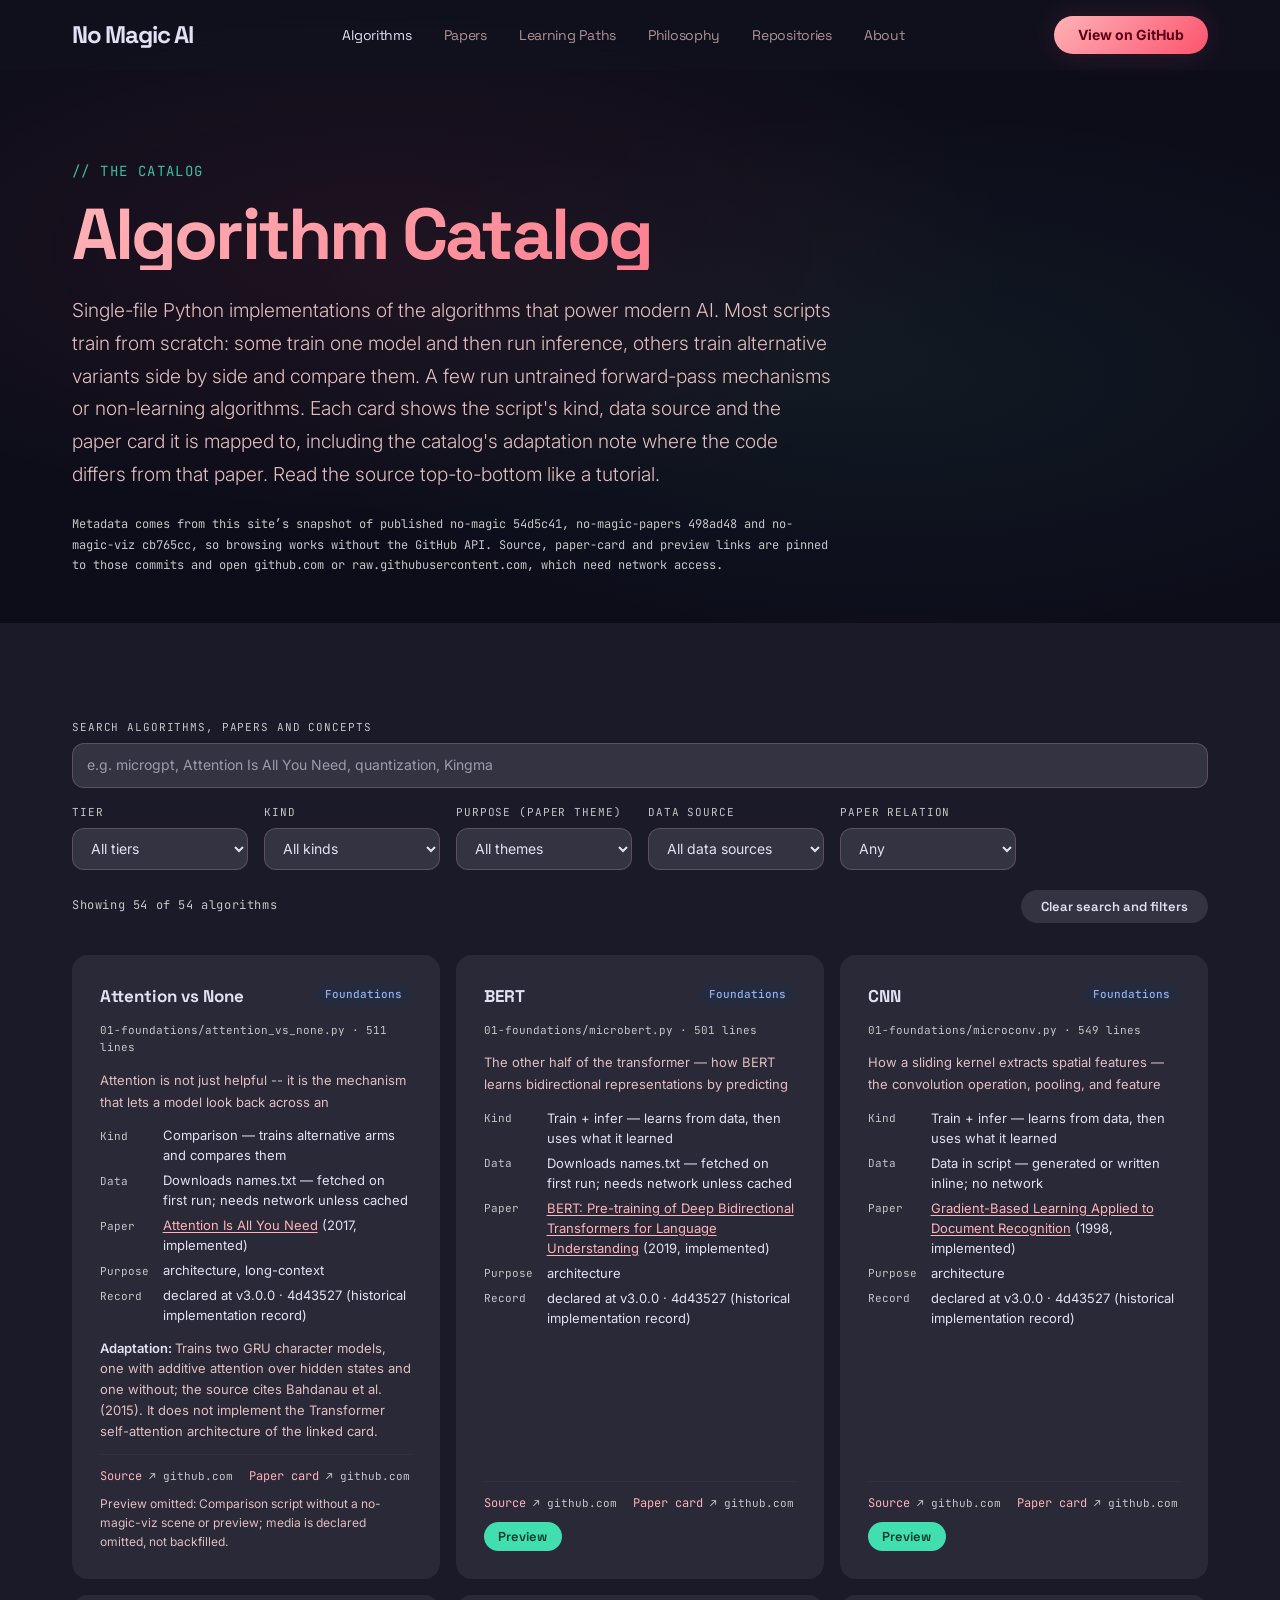
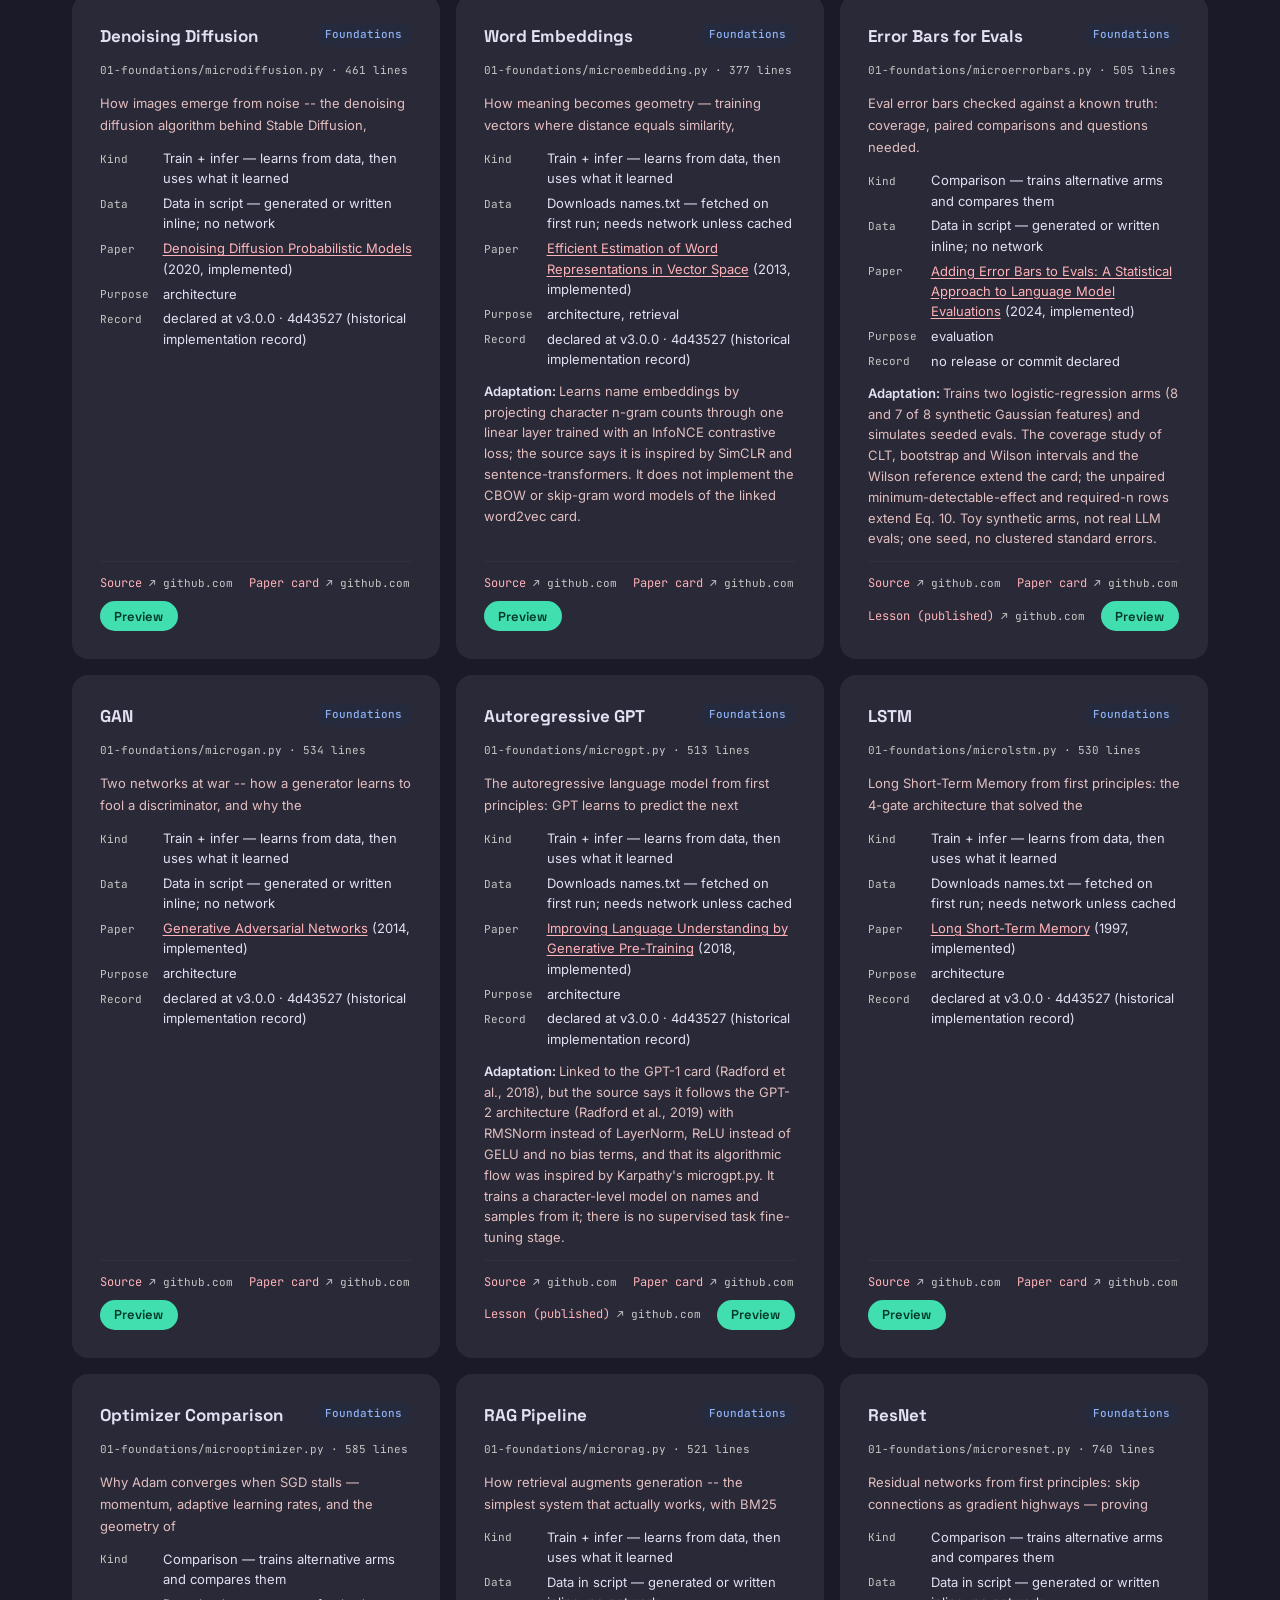
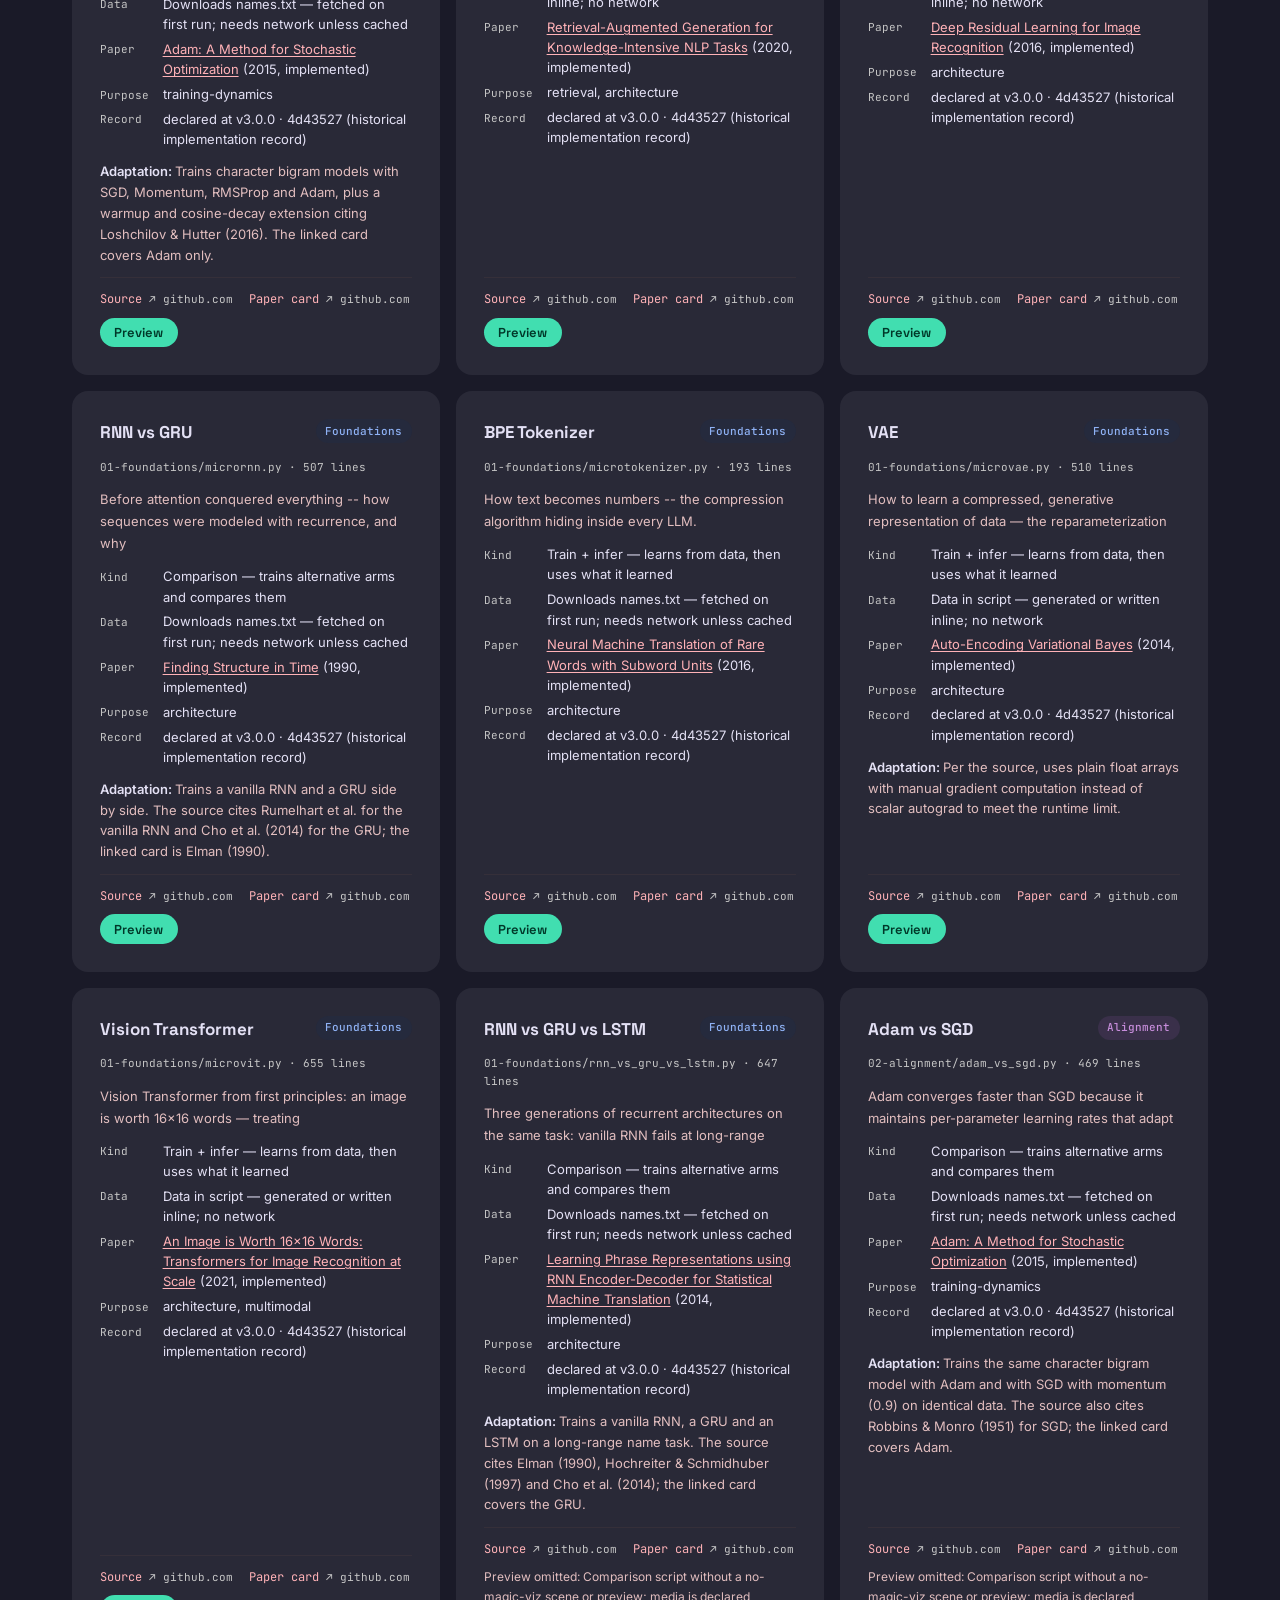
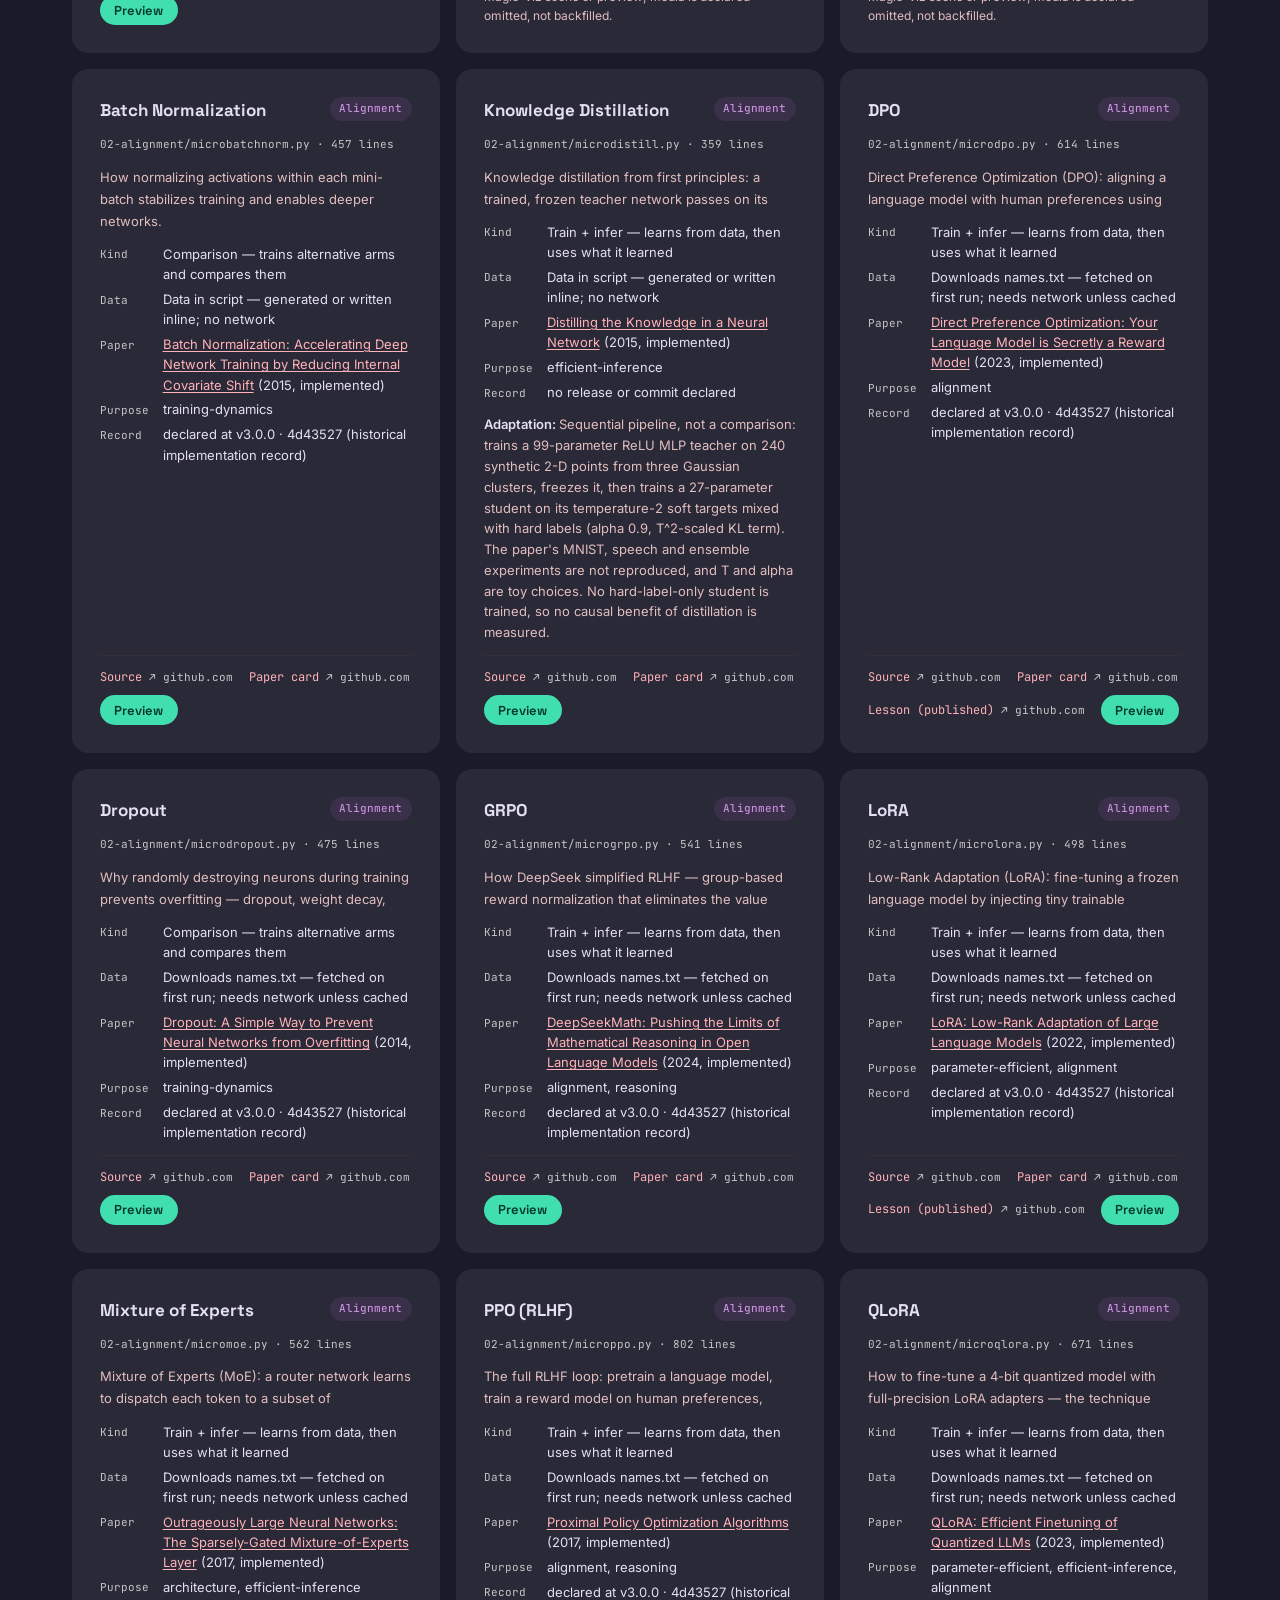
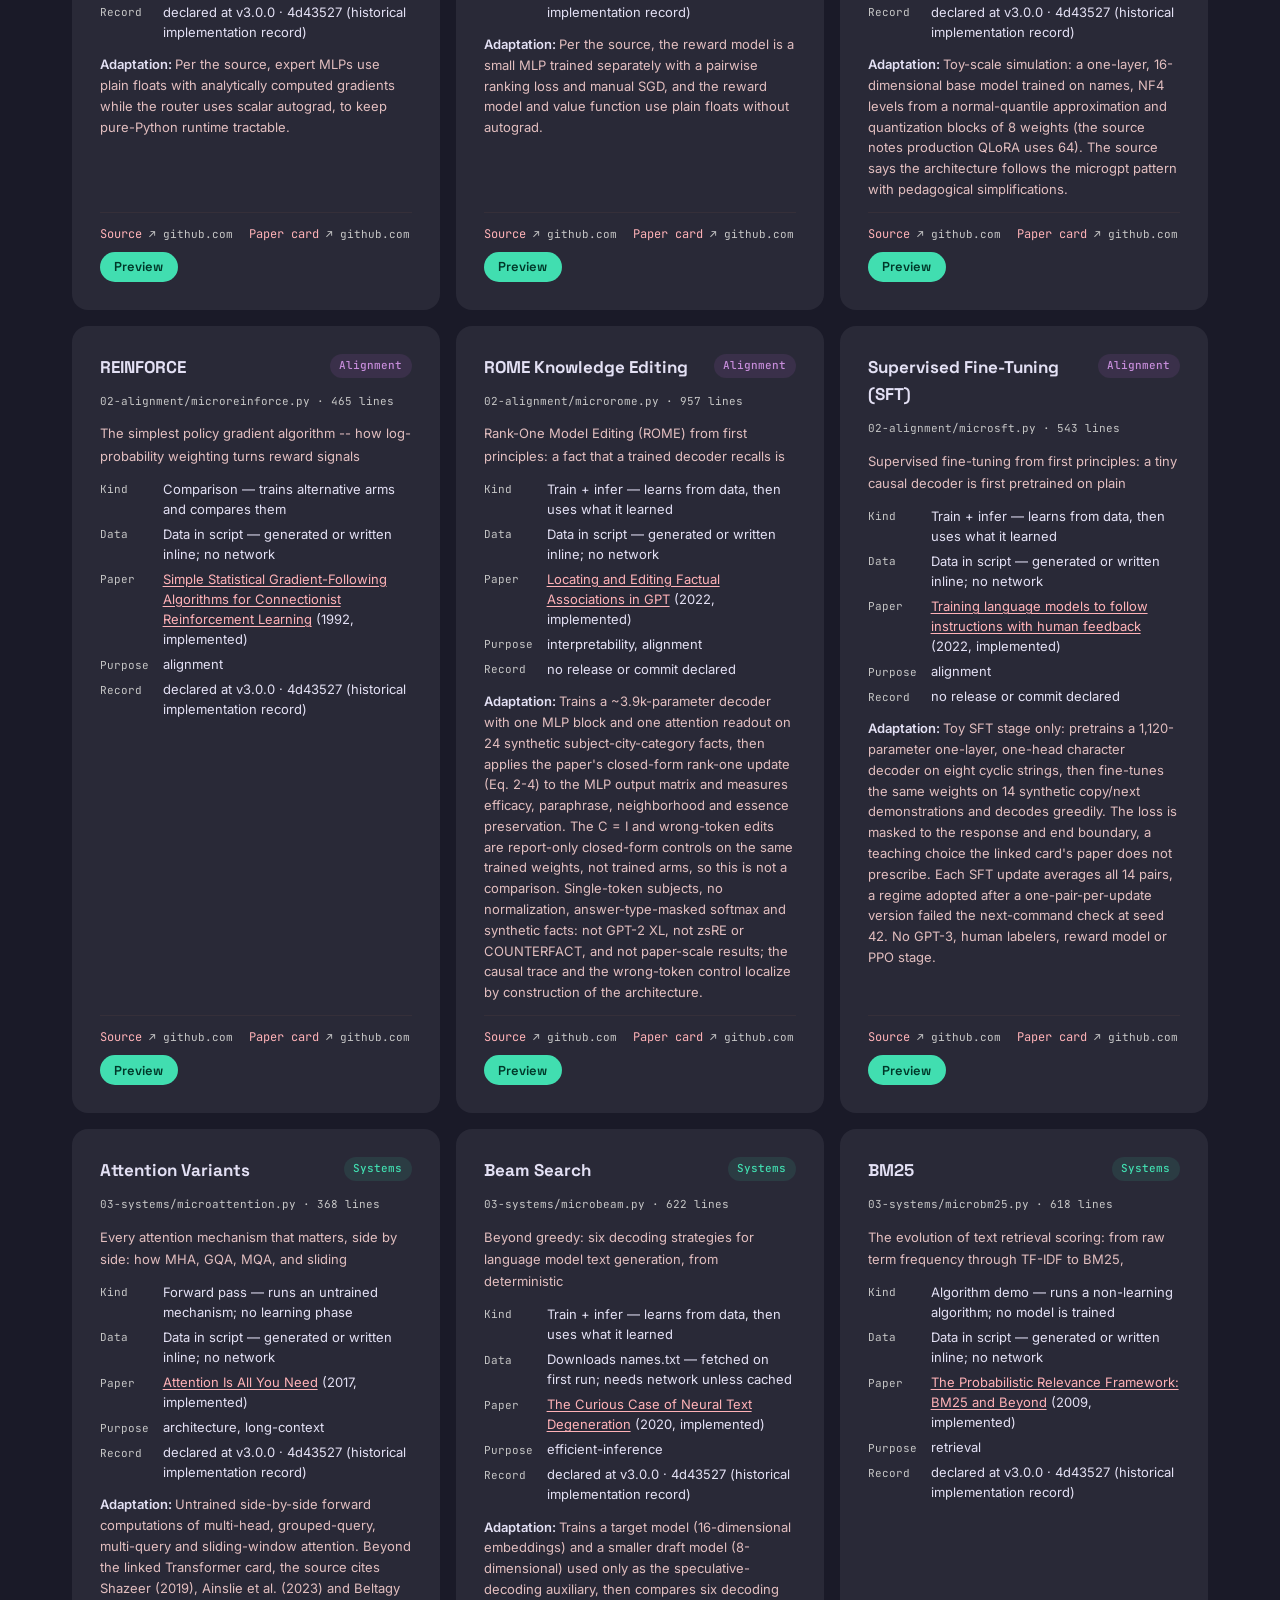
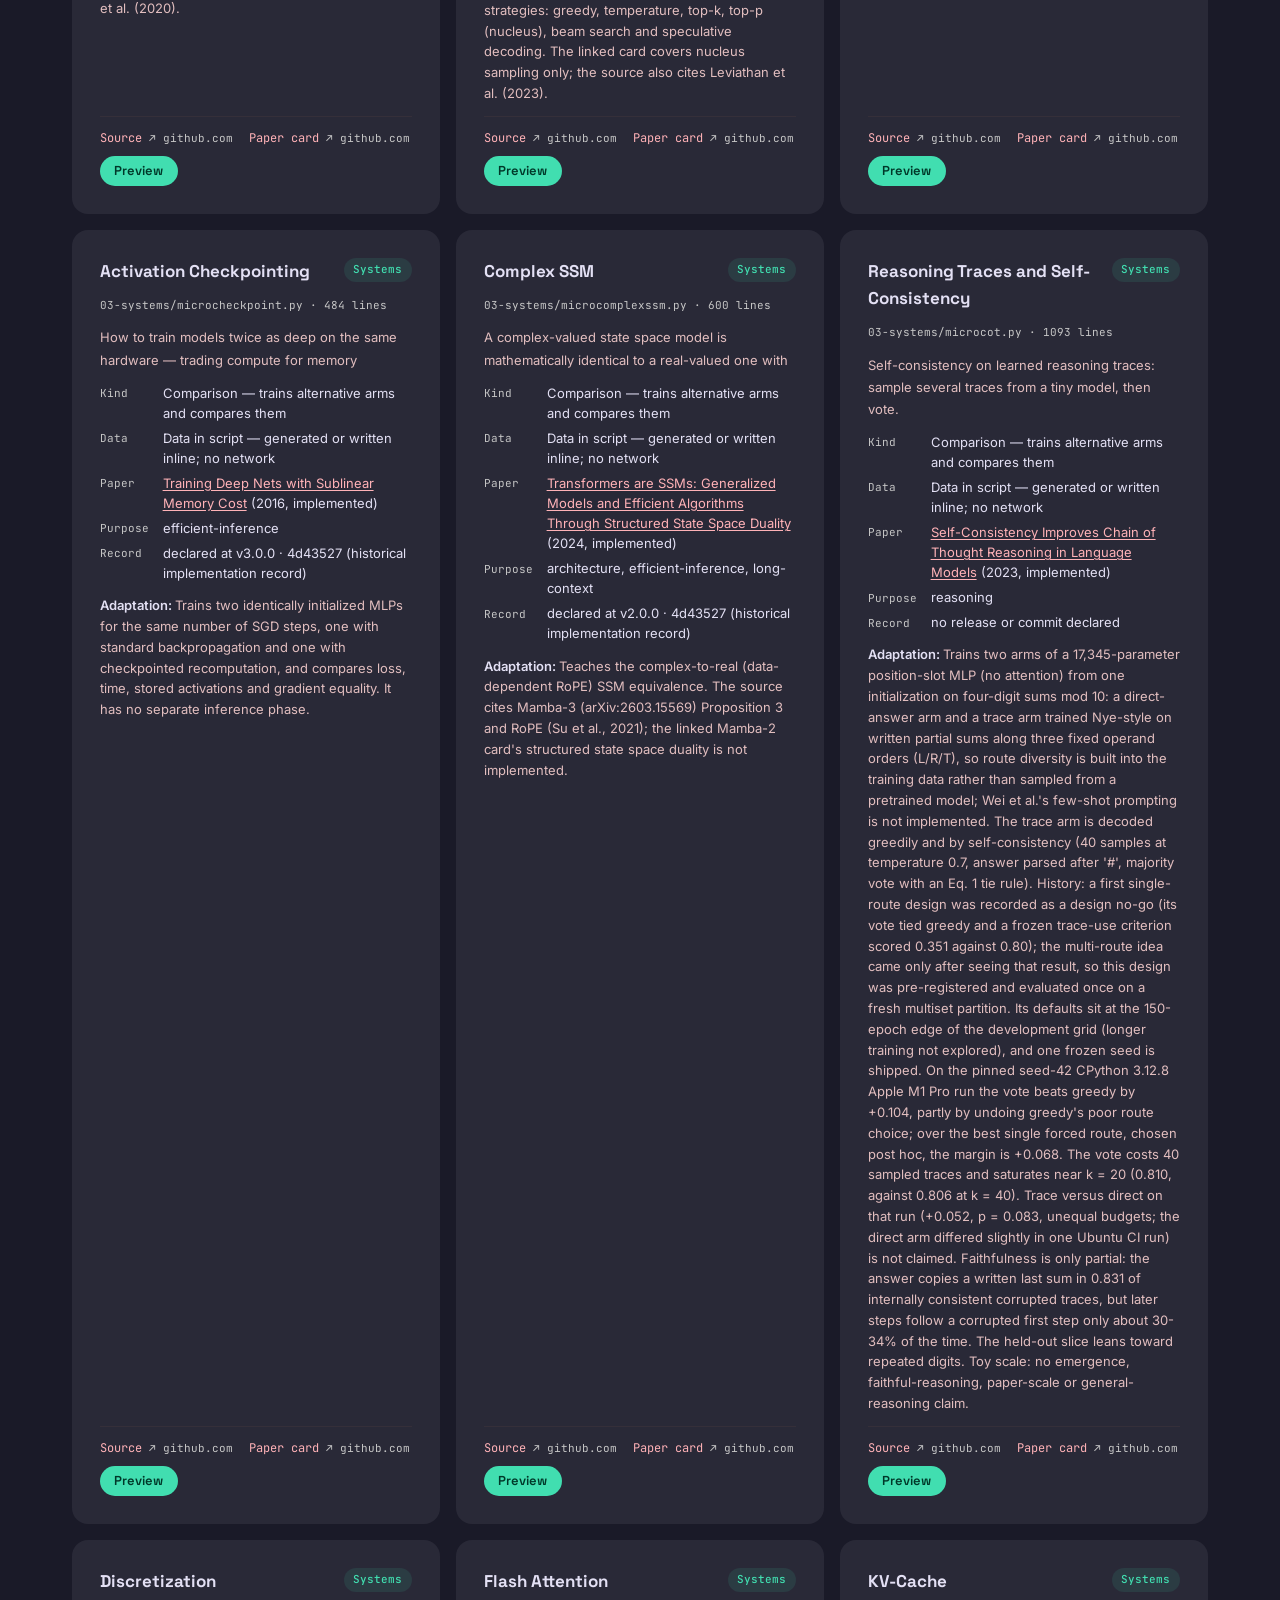
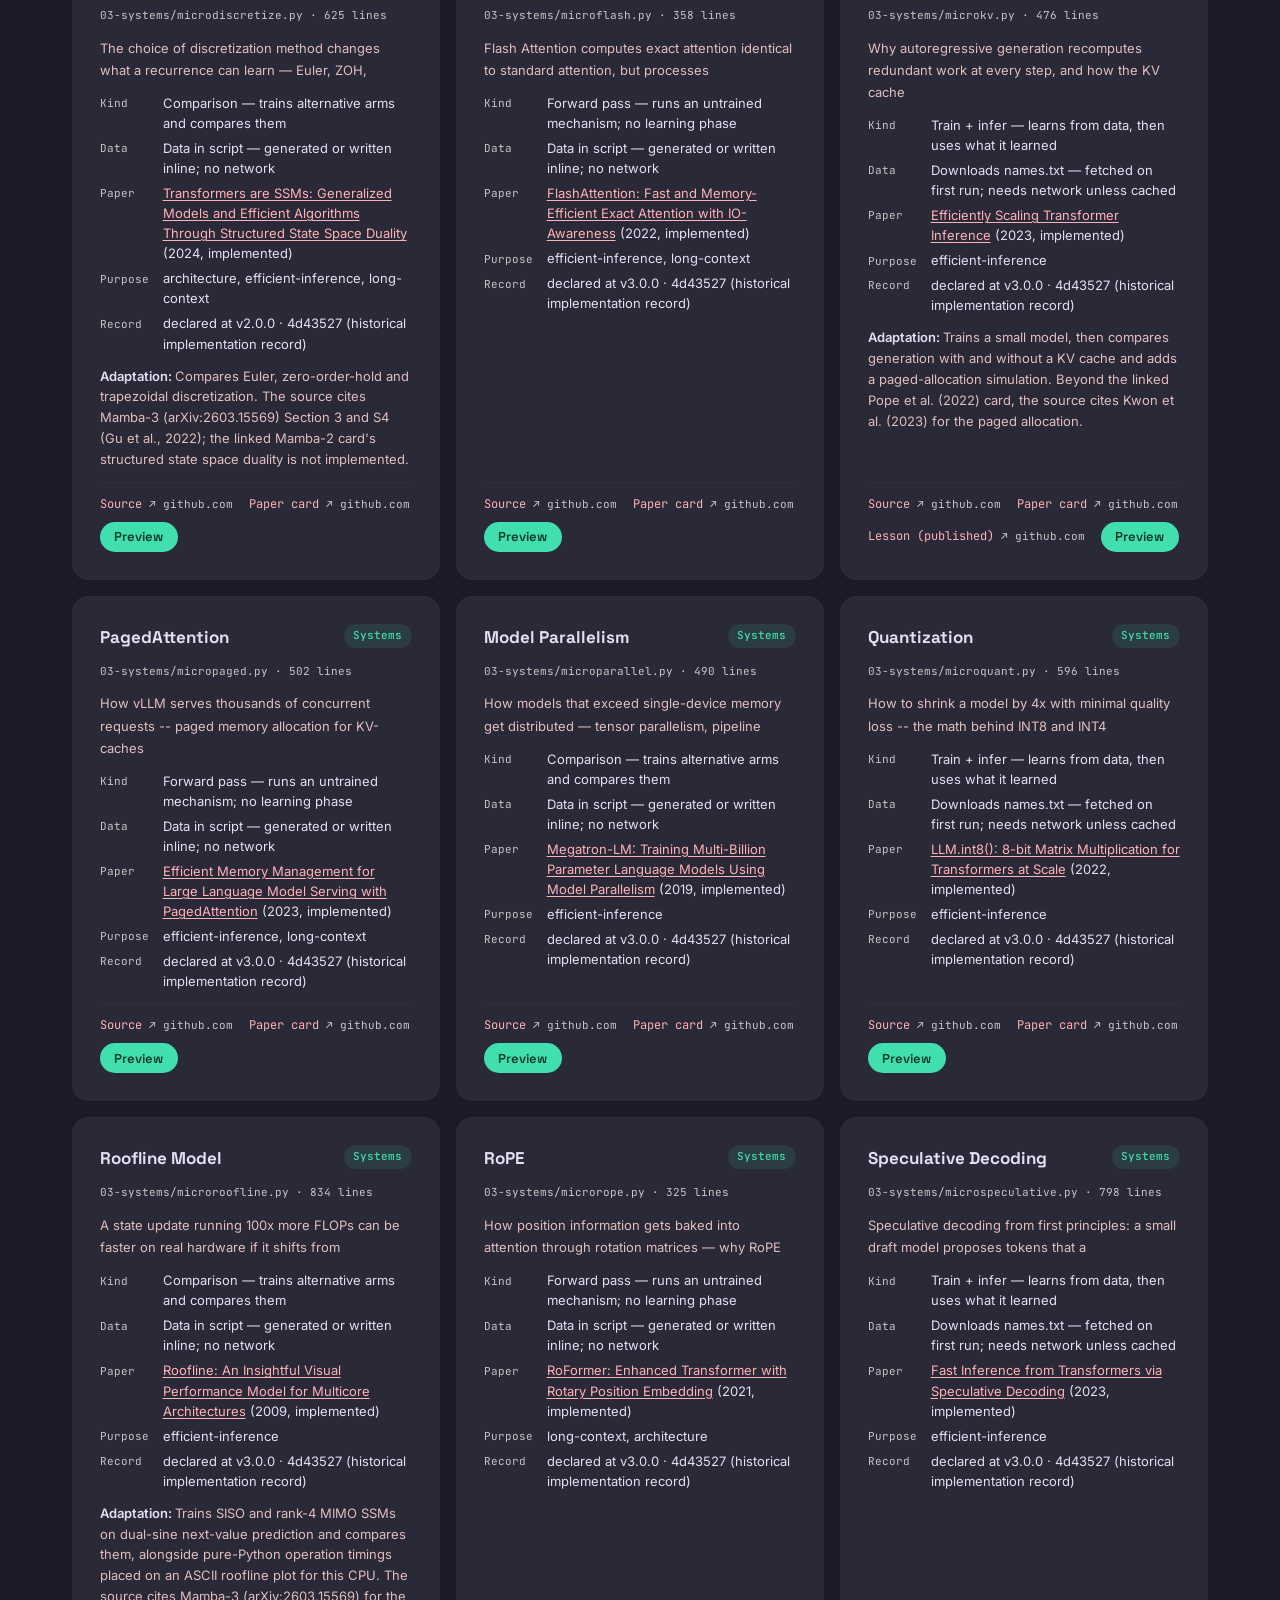
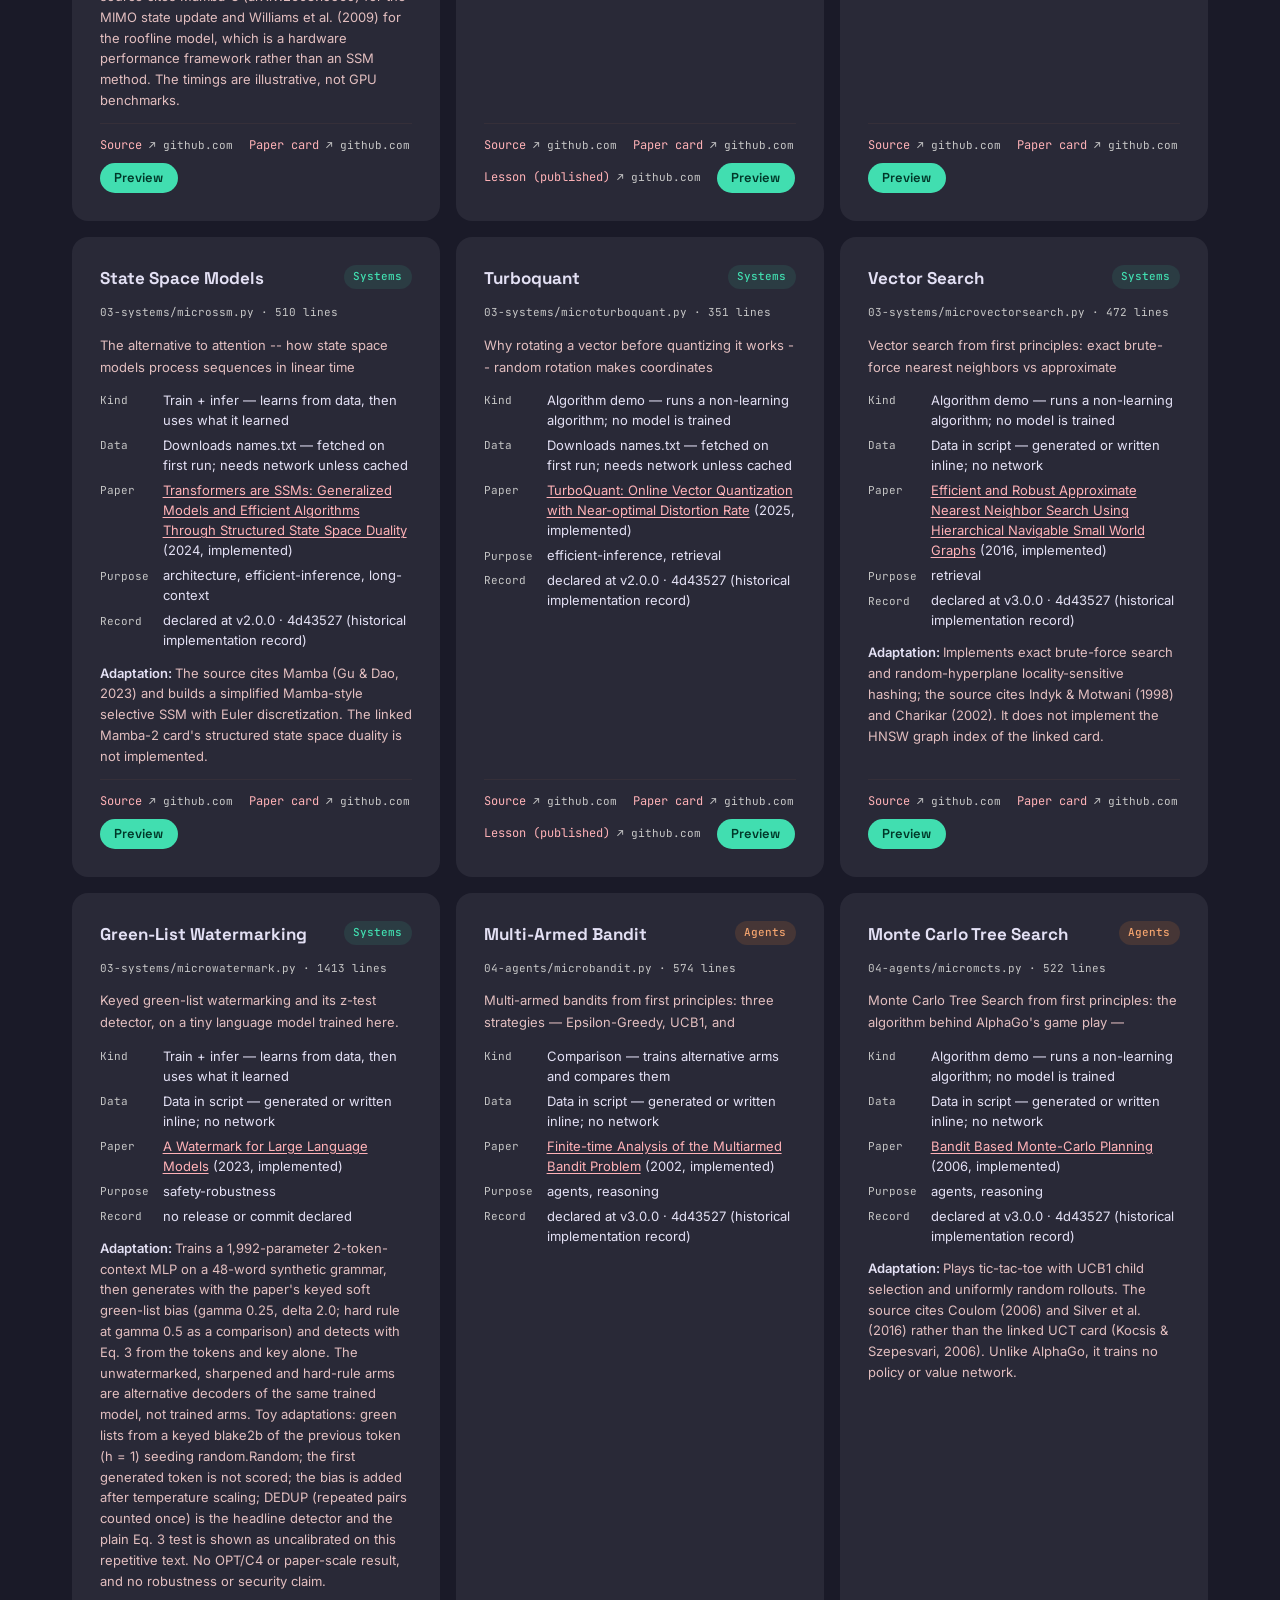
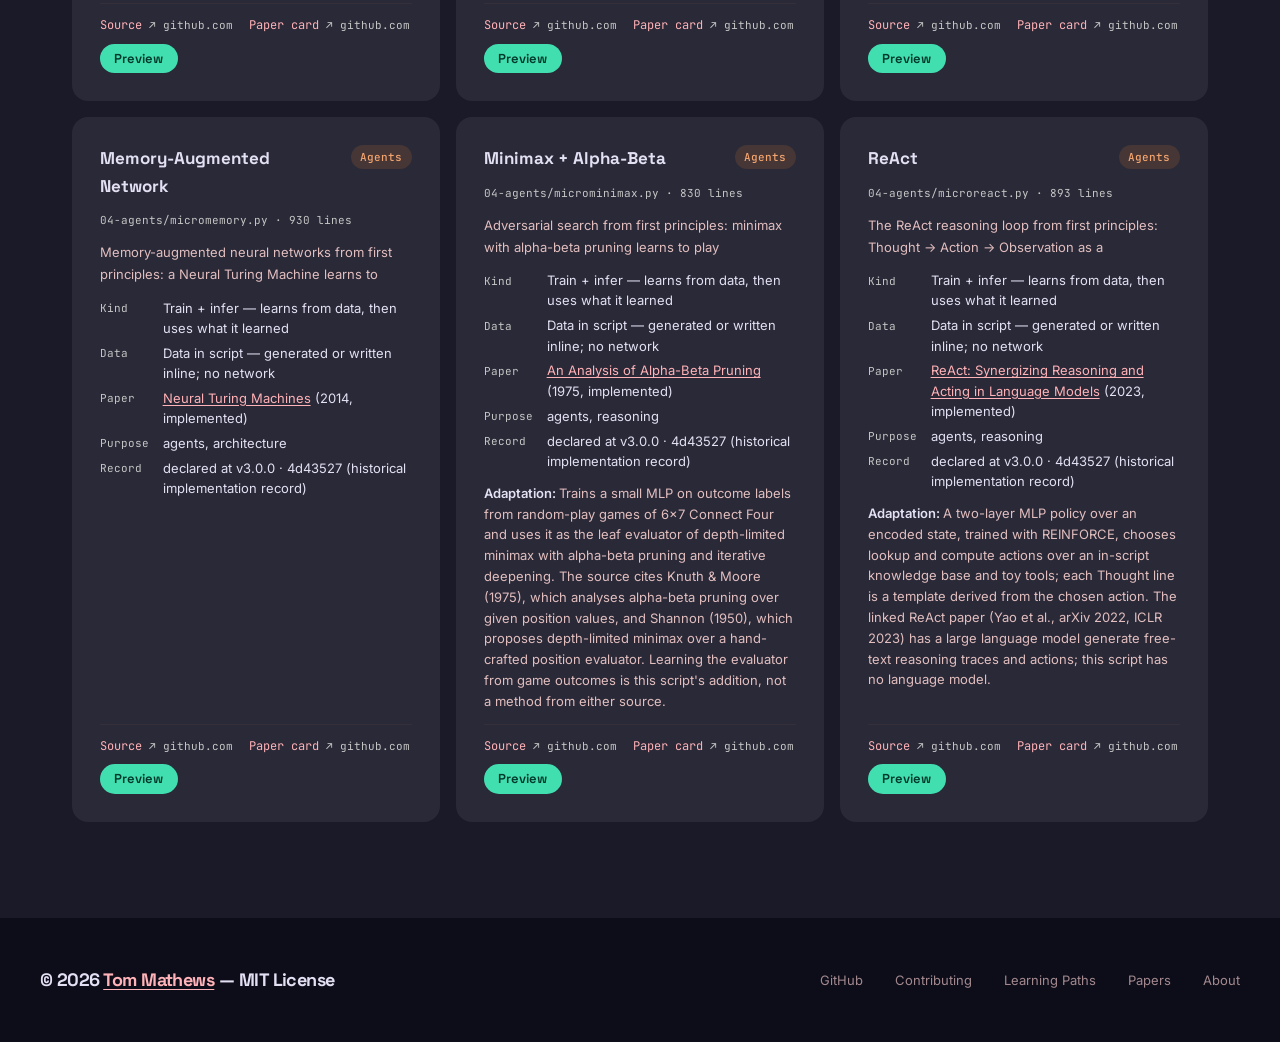
<file: algorithms/index.html>
<!DOCTYPE html>
<html lang="en">
<head>
  <meta charset="UTF-8">
  <meta name="viewport" content="width=device-width, initial-scale=1.0">
  <title>Algorithms &mdash; no-magic-ai</title>
  <meta name="description" content="Browse the no-magic algorithm catalog: single-file Python implementations grouped by tier, searchable by paper and concept, filterable by kind, purpose and data source.">
  <link rel="canonical" href="https://no-magic-ai.github.io/algorithms/">
  <meta property="og:type" content="website">
  <meta property="og:title" content="Algorithms — no-magic-ai">
  <meta property="og:description" content="Single-file Python implementations of AI/ML algorithms. Zero dependencies, pure stdlib. Search by paper or concept and read top-to-bottom.">
  <meta property="og:url" content="https://no-magic-ai.github.io/algorithms/">
  <meta property="og:image" content="https://no-magic-ai.github.io/icon-512.png">
  <meta name="twitter:card" content="summary_large_image">
  <link rel="icon" type="image/png" sizes="32x32" href="../favicon-32.png">
  <link rel="icon" type="image/svg+xml" href="../icon.svg">
  <link rel="icon" type="image/png" sizes="192x192" href="../favicon-192.png">
  <link rel="apple-touch-icon" href="../apple-touch-icon.png">
  <link rel="preconnect" href="https://fonts.googleapis.com">
  <link rel="preconnect" href="https://fonts.gstatic.com" crossorigin>
  <link href="https://fonts.googleapis.com/css2?family=Space+Grotesk:wght@300;400;500;600;700&family=Inter:wght@300;400;500;600&family=JetBrains+Mono:wght@400;700&display=swap" rel="stylesheet">
  <link rel="stylesheet" href="../site.css">
  <link rel="stylesheet" href="../browse.css">
</head>
<body>

<!-- ═══ NAV ═══ -->
<nav class="nav" aria-label="Main">
  <div class="nav-inner">
    <a href="../" class="nav-logo font-headline">No Magic AI</a>
    <div class="nav-links">
      <a href="./" class="current" aria-current="page">Algorithms</a>
      <a href="../papers/">Papers</a>
      <a href="../#paths">Learning Paths</a>
      <a href="../#philosophy">Philosophy</a>
      <a href="../#repos">Repositories</a>
      <a href="../about.html">About</a>
    </div>
    <a href="https://github.com/no-magic-ai/no-magic" class="nav-cta" target="_blank" rel="noopener noreferrer">View on GitHub</a>
  </div>
</nav>

<main>
<!-- ═══ HERO ═══ -->
<section class="hero-compact">
  <div class="container">
    <p class="hero-tag">// the catalog</p>
    <h1>Algorithm Catalog</h1>
    <p class="lede">
      Single-file Python implementations of the algorithms that power modern AI. Most scripts train from scratch: some train one
      model and then run inference, others train alternative variants side by side and compare them. A few run untrained
      forward-pass mechanisms or non-learning algorithms. Each card shows the script's kind, data source and the paper card it is
      mapped to, including the catalog's adaptation note where the code differs from that paper. Read the source top-to-bottom like a tutorial.
    </p>
    <p class="snapshot-note" id="snapshotNote">Loading the catalog snapshot&hellip;</p>
  </div>
</section>

<!-- ═══ CATALOG ═══ -->
<section class="section section-low" aria-labelledby="catalogHeading">
  <div class="container">
    <h2 id="catalogHeading" class="visually-hidden">Algorithms</h2>
    <form class="filters" id="filters" role="search" aria-label="Search and filter algorithms">
      <div class="filter search">
        <label for="q">Search algorithms, papers and concepts</label>
        <input type="search" id="q" disabled name="q" autocomplete="off" placeholder="e.g. microgpt, Attention Is All You Need, quantization, Kingma">
      </div>
      <div class="filter">
        <label for="tier">Tier</label>
        <select id="tier" name="tier" disabled><option value="">All tiers</option></select>
      </div>
      <div class="filter">
        <label for="kind">Kind</label>
        <select id="kind" name="kind" disabled><option value="">All kinds</option></select>
      </div>
      <div class="filter">
        <label for="theme">Purpose (paper theme)</label>
        <select id="theme" name="theme" disabled><option value="">All themes</option></select>
      </div>
      <div class="filter">
        <label for="data">Data source</label>
        <select id="data" name="data" disabled><option value="">All data sources</option></select>
      </div>
      <div class="filter">
        <label for="adaptation">Paper relation</label>
        <select id="adaptation" name="adaptation" disabled><option value="">Any</option></select>
      </div>
    </form>
    <div class="filter-actions">
      <p class="catalog-meta" id="catalogMeta" role="status" aria-live="polite">Loading&hellip;</p>
      <button type="button" class="btn-reset" id="reset" disabled>Clear search and filters</button>
    </div>
    <div class="catalog-state" id="catalogState" hidden></div>
    <div class="cards-grid" id="algoGrid" role="region" aria-label="Algorithm results"></div>
  </div>
</section>
</main>

<!-- ═══ FOOTER ═══ -->
<footer class="footer">
  <div class="footer-inner">
    <div class="footer-logo font-headline">&copy; 2026 <a href="https://github.com/Mathews-Tom" target="_blank" rel="noopener noreferrer" style="color:var(--primary);">Tom Mathews</a> &mdash; MIT License</div>
    <div class="footer-links">
      <a href="https://github.com/no-magic-ai" target="_blank" rel="noopener noreferrer">GitHub</a>
      <a href="https://github.com/no-magic-ai/no-magic/blob/main/CONTRIBUTING.md" target="_blank" rel="noopener noreferrer">Contributing</a>
      <a href="../#paths">Learning Paths</a>
      <a href="../papers/">Papers</a>
      <a href="../about.html">About</a>
    </div>
  </div>
</footer>

<!-- ═══ PREVIEW DIALOG ═══ -->
<dialog class="preview-dialog" id="preview" aria-labelledby="previewTitle">
  <div class="preview-head">
    <h2 id="previewTitle"></h2>
    <button type="button" class="preview-close" id="previewClose" autofocus>Close</button>
  </div>
  <p class="preview-status" id="previewStatus" role="status" aria-live="polite"></p>
  <img id="previewImg" alt="" hidden>
  <p class="preview-meta" id="previewMeta"></p>
</dialog>

<script src="../content.js"></script>
<script>
'use strict';
(function () {
  const C = window.NoMagicContent;
  const el = C.el;
  const grid = document.getElementById('algoGrid');
  const meta = document.getElementById('catalogMeta');
  const state = document.getElementById('catalogState');
  const note = document.getElementById('snapshotNote');
  const form = document.getElementById('filters');
  const query = document.getElementById('q');
  const dialog = document.getElementById('preview');
  const previewImg = document.getElementById('previewImg');
  const previewStatus = document.getElementById('previewStatus');
  let content = null;
  let invoker = null;
  let loadToken = 0;

  // URL parameter -> filter. `values` maps each accepted parameter value to its label.
  const FILTERS = {
    tier: {
      values: Object.fromEntries(Object.entries(C.TIERS).map(function (e) { return [e[1].slug, e[1].label]; })),
      test: function (a, v) { return C.TIERS[a.tier].slug === v; },
    },
    kind: {
      values: Object.fromEntries(Object.entries(C.KINDS).map(function (e) { return [e[0], e[1].label]; })),
      test: function (a, v) { return a.teaching_kind === v; },
    },
    theme: {
      values: Object.fromEntries(C.THEMES.map(function (t) { return [t, t]; })),
      test: function (a, v) { return themesOf(a).includes(v); },
    },
    data: {
      values: Object.fromEntries(Object.entries(C.DATA_SOURCES).map(function (e) { return [e[0], e[1].label]; })),
      test: function (a, v) { return a.data_source === v; },
    },
    adaptation: {
      values: { noted: 'Adaptation note recorded', none: 'No adaptation note' },
      test: function (a, v) { return (a.adaptation_note !== null) === (v === 'noted'); },
    },
  };

  function paperOf(a) { return content.bySlug.get(a.paper_slug); }
  function themesOf(a) { const t = paperOf(a).themes; return [t.primary].concat(t.secondary); }

  function haystack(a) {
    const p = paperOf(a);
    return [
      a.name, a.display, a.thesis, a.adaptation_note || '', C.TIERS[a.tier].label,
      C.KINDS[a.teaching_kind].label, p.slug, p.title, p.authors.join(' '), p.tags.join(' '),
      themesOf(a).join(' '), p.arxiv_id || '', p.year,
    ].join('\n').toLowerCase();
  }

  function readUrl() {
    const params = new URLSearchParams(window.location.search);
    const selected = {};
    const unknown = [];
    let q = '';
    params.forEach(function (value, key) {
      if (key === 'q') q = value;
      else if (FILTERS[key] && Object.prototype.hasOwnProperty.call(FILTERS[key].values, value)) selected[key] = value;
      else unknown.push(key + '=' + value);
    });
    return { q: q, selected: selected, unknown: unknown };
  }

  function writeUrl() {
    const params = new URLSearchParams();
    if (query.value.trim()) params.set('q', query.value.trim());
    Object.keys(FILTERS).forEach(function (key) {
      const value = document.getElementById(key).value;
      if (value) params.set(key, value);
    });
    const search = params.toString();
    history.replaceState(null, '', window.location.pathname + (search ? '?' + search : ''));
  }

  function populate() {
    Object.keys(FILTERS).forEach(function (key) {
      const select = document.getElementById(key);
      const filter = FILTERS[key];
      Object.keys(filter.values).forEach(function (value) {
        const count = content.algorithms.filter(function (a) { return filter.test(a, value); }).length;
        select.append(el('option', { value: value, text: filter.values[value] + ' (' + count + ')' }));
      });
    });
  }

  function syncControls(view) {
    query.value = view.q;
    Object.keys(FILTERS).forEach(function (key) {
      document.getElementById(key).value = view.selected[key] || '';
    });
  }

  function showState(message, isError) {
    state.hidden = false;
    state.className = 'catalog-state' + (isError ? ' error' : '');
    state.textContent = message;
  }

  // Until a validated snapshot is loaded there is nothing to filter, and the
  // loading or failure message in #catalogState must stay visible.
  function render(view) {
    if (content === null) return;
    grid.replaceChildren();
    state.hidden = true;
    if (view.unknown.length) {
      meta.textContent = 'No results: unrecognized filter in the address';
      showState('Unrecognized filter or value: ' + view.unknown.join(', ') +
        '. Nothing is shown rather than silently ignoring it. Use "Clear search and filters" or pick a filter above.', true);
      return;
    }
    const tokens = view.q.toLowerCase().split(/\s+/).filter(Boolean);
    const matches = content.algorithms.filter(function (a) {
      const text = haystack(a);
      return tokens.every(function (t) { return text.includes(t); }) &&
        Object.keys(view.selected).every(function (key) { return FILTERS[key].test(a, view.selected[key]); });
    });
    meta.textContent = 'Showing ' + matches.length + ' of ' + content.algorithms.length + ' algorithms';
    if (matches.length === 0) {
      showState('No algorithm matches this search and filter combination. Every algorithm in the snapshot was checked.', false);
      return;
    }
    grid.replaceChildren.apply(grid, matches.map(card));
  }

  function card(a) {
    const p = paperOf(a);
    const kind = C.KINDS[a.teaching_kind];
    const data = C.DATA_SOURCES[a.data_source];
    const declared = [a.declared_release, a.declared_commit && C.shortCommit(a.declared_commit)].filter(Boolean).join(' · ');
    const facts = el('dl', { class: 'facts' }, [
      el('dt', { text: 'Kind' }), el('dd', { text: kind.label + ' — ' + kind.detail }),
      el('dt', { text: 'Data' }), el('dd', { text: data.label + ' — ' + data.detail }),
      el('dt', { text: 'Paper' }), el('dd', null, [
        el('a', { href: '../papers/#' + p.slug, text: p.title }), ' (' + p.year + ', ' + p.status + ')',
      ]),
      el('dt', { text: 'Purpose' }), el('dd', { text: themesOf(a).join(', ') }),
      el('dt', { text: 'Record' }), el('dd', { text: declared ? 'declared at ' + declared + ' (historical implementation record)' : 'no release or commit declared' }),
    ]);
    const links = el('div', { class: 'card-links' }, [
      C.externalLink(a.source_url, 'Source'),
      C.externalLink(p.card_url, 'Paper card'),
      p.lesson.url ? C.externalLink(p.lesson.url, 'Lesson (' + p.lesson.status + ')') : null,
    ]);
    if (a.media.status === 'linked') {
      const button = el('button', { type: 'button', class: 'btn-preview', text: 'Preview' });
      button.setAttribute('aria-label', 'Preview ' + a.display + ' animation');
      button.addEventListener('click', function () { openPreview(a, button); });
      links.append(button);
    } else {
      links.append(el('p', { class: 'preview-omitted', text: 'Preview omitted: ' + a.media.note }));
    }
    return el('article', { class: 'algo-card', id: a.name }, [
      el('div', { class: 'algo-card-top' }, [
        el('h3', { class: 'algo-card-name', text: a.display }),
        el('span', { class: 'badge tier-badge-' + C.TIERS[a.tier].slug, text: C.TIERS[a.tier].label }),
      ]),
      el('p', { class: 'algo-card-file', text: a.source_path + ' · ' + a.lines + ' lines' }),
      el('p', { class: 'algo-card-thesis', text: a.thesis }),
      facts,
      a.adaptation_note ? el('p', { class: 'card-note' }, [el('strong', { text: 'Adaptation: ' }), a.adaptation_note]) : null,
      links,
    ]);
  }

  function openPreview(a, button) {
    invoker = button;
    const token = ++loadToken;
    document.getElementById('previewTitle').textContent = a.display + ' preview';
    previewStatus.className = 'preview-status';
    previewStatus.textContent = 'Loading the GIF from raw.githubusercontent.com…';
    previewImg.hidden = true;
    previewImg.alt = a.display + ' animated preview';
    previewImg.onload = function () {
      if (token !== loadToken) return;
      previewStatus.textContent = 'Loaded.';
      previewImg.hidden = false;
    };
    previewImg.onerror = function () {
      if (token !== loadToken) return;
      previewStatus.className = 'preview-status error';
      previewStatus.textContent = 'The preview could not be loaded from raw.githubusercontent.com. ' +
        'It needs network access to GitHub; open the GIF link below to retry.';
    };
    const metaLine = document.getElementById('previewMeta');
    metaLine.replaceChildren(
      'Historical GIF excerpt from no-magic-viz at ' + C.shortCommit(content.commits.viz) +
        '; it is not a full, current or fidelity-certified render of the script. ',
      C.externalLink(a.media.preview_url, 'Open GIF'), ' ',
      C.externalLink(a.media.scene_url, 'Scene source'),
    );
    previewImg.src = a.media.preview_url;
    dialog.showModal();
  }

  // Runs directly from every close path (Escape via cancel, Close button,
  // backdrop) and again on the native close event; repeated calls are harmless.
  function finishPreview() {
    const target = invoker;
    invoker = null;
    loadToken += 1;
    previewImg.removeAttribute('src');
    previewImg.hidden = true;
    if (target) target.focus();
  }
  function closePreview() {
    if (dialog.open) dialog.close();
    finishPreview();
  }
  dialog.addEventListener('cancel', function (event) {
    event.preventDefault();
    closePreview();
  });
  dialog.addEventListener('close', finishPreview);
  // The dialog element is also the target for clicks on its own padding and on
  // the gaps between its children, so only a press that starts and ends outside
  // the visible box counts as a backdrop click.
  function outsideDialog(event) {
    const box = dialog.getBoundingClientRect();
    return event.clientX < box.left || event.clientX > box.right ||
      event.clientY < box.top || event.clientY > box.bottom;
  }
  let pressedOnBackdrop = false;
  dialog.addEventListener('pointerdown', function (event) {
    pressedOnBackdrop = event.target === dialog && outsideDialog(event);
  });
  dialog.addEventListener('click', function (event) {
    const backdrop = pressedOnBackdrop && event.target === dialog && outsideDialog(event);
    pressedOnBackdrop = false;
    if (backdrop) closePreview();
  });
  document.getElementById('previewClose').addEventListener('click', closePreview);

  form.addEventListener('submit', function (event) { event.preventDefault(); });
  function onFilterChange() { writeUrl(); render(readUrl()); }
  form.addEventListener('input', onFilterChange);
  document.getElementById('reset').addEventListener('click', function () {
    history.replaceState(null, '', window.location.pathname);
    const view = readUrl();
    syncControls(view);
    render(view);
  });
  window.addEventListener('popstate', function () { const view = readUrl(); syncControls(view); render(view); });

  function onLoaded(loaded) {
    content = loaded;
    Array.from(form.elements).forEach(function (control) { control.disabled = false; });
    document.getElementById('reset').disabled = false;
    note.textContent = '';
    note.append(
      'Metadata comes from this site’s snapshot of published no-magic ' + C.shortCommit(content.commits.core) +
        ', no-magic-papers ' + C.shortCommit(content.commits.papers) + ' and no-magic-viz ' +
        C.shortCommit(content.commits.viz) + ', so browsing works without the GitHub API. Source, paper-card and preview links ' +
        'are pinned to those commits and open github.com or raw.githubusercontent.com, which need network access.'
    );
    populate();
    const view = readUrl();
    syncControls(view);
    render(view);
    // Card ids are generated slugs and script names ([a-z0-9_-]); any other
    // fragment cannot name a card and is left alone.
    const anchor = window.location.hash.slice(1);
    if (/^[a-z0-9_-]+$/.test(anchor)) {
      const target = document.getElementById(anchor);
      if (target && grid.contains(target)) {
        target.setAttribute('tabindex', '-1');
        target.focus();
      }
    }
  }

  // Only a failed fetch or validation reaches this handler; errors raised while
  // rendering valid content are not reported as an unavailable snapshot.
  function onLoadFailed(err) {
    note.textContent = 'The catalog snapshot is unavailable.';
    meta.textContent = 'Catalog unavailable';
    showState('Could not load the catalog snapshot: ' + err.message, true);
  }

  C.load('../data/content.json').then(onLoaded, onLoadFailed);
})();
</script>
</body>
</html>
</file>
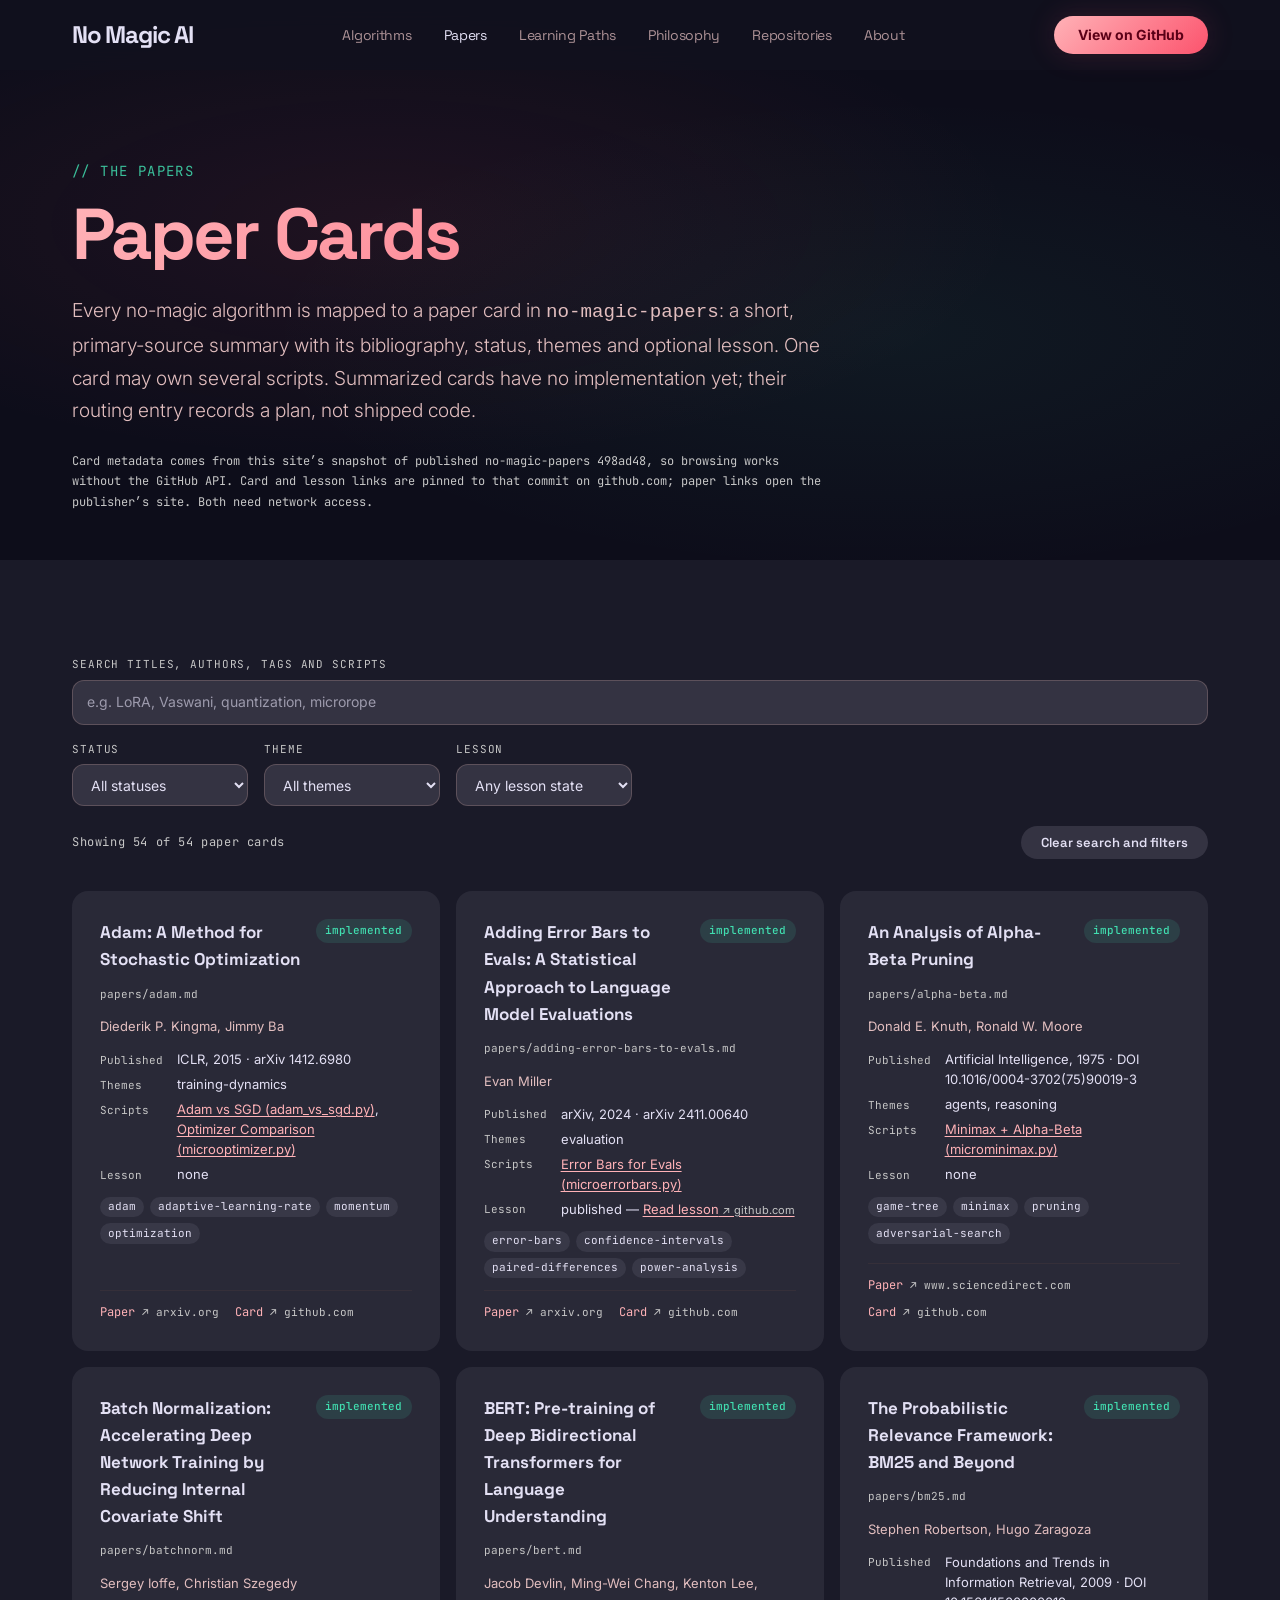
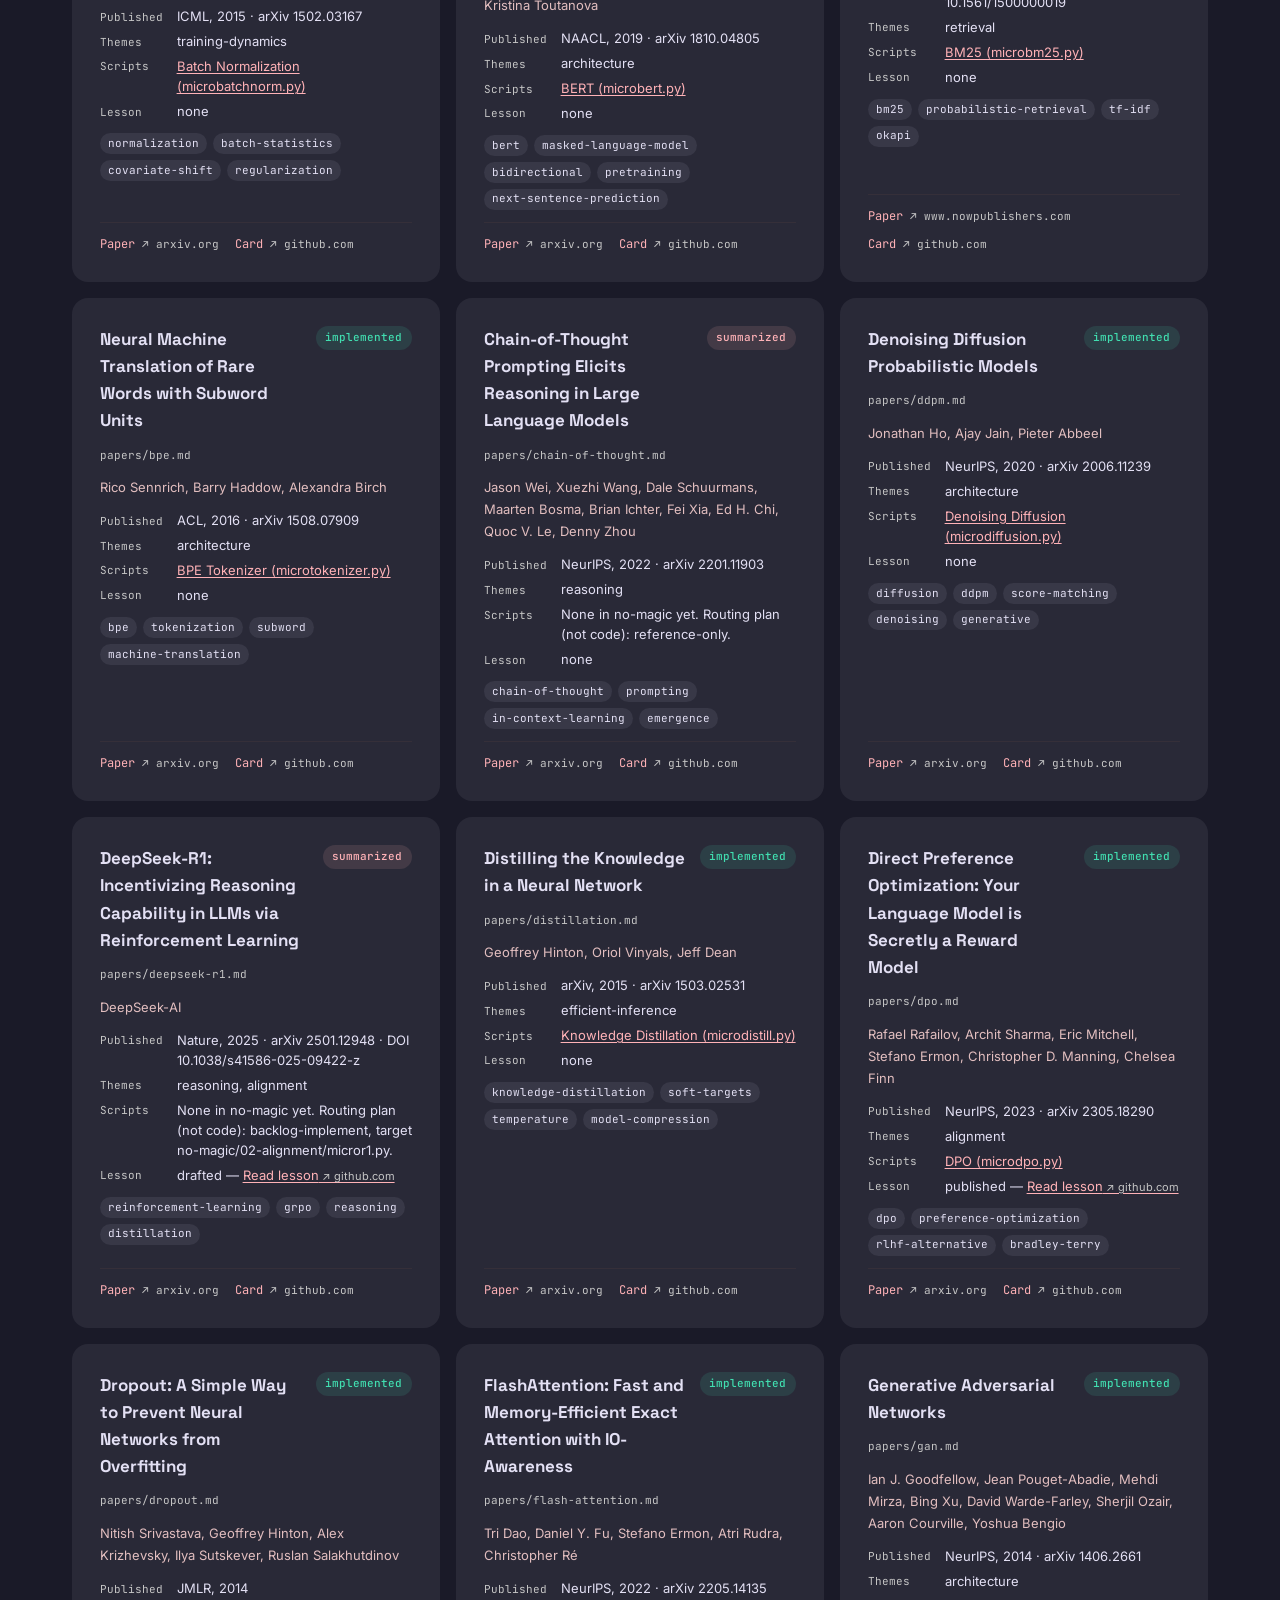
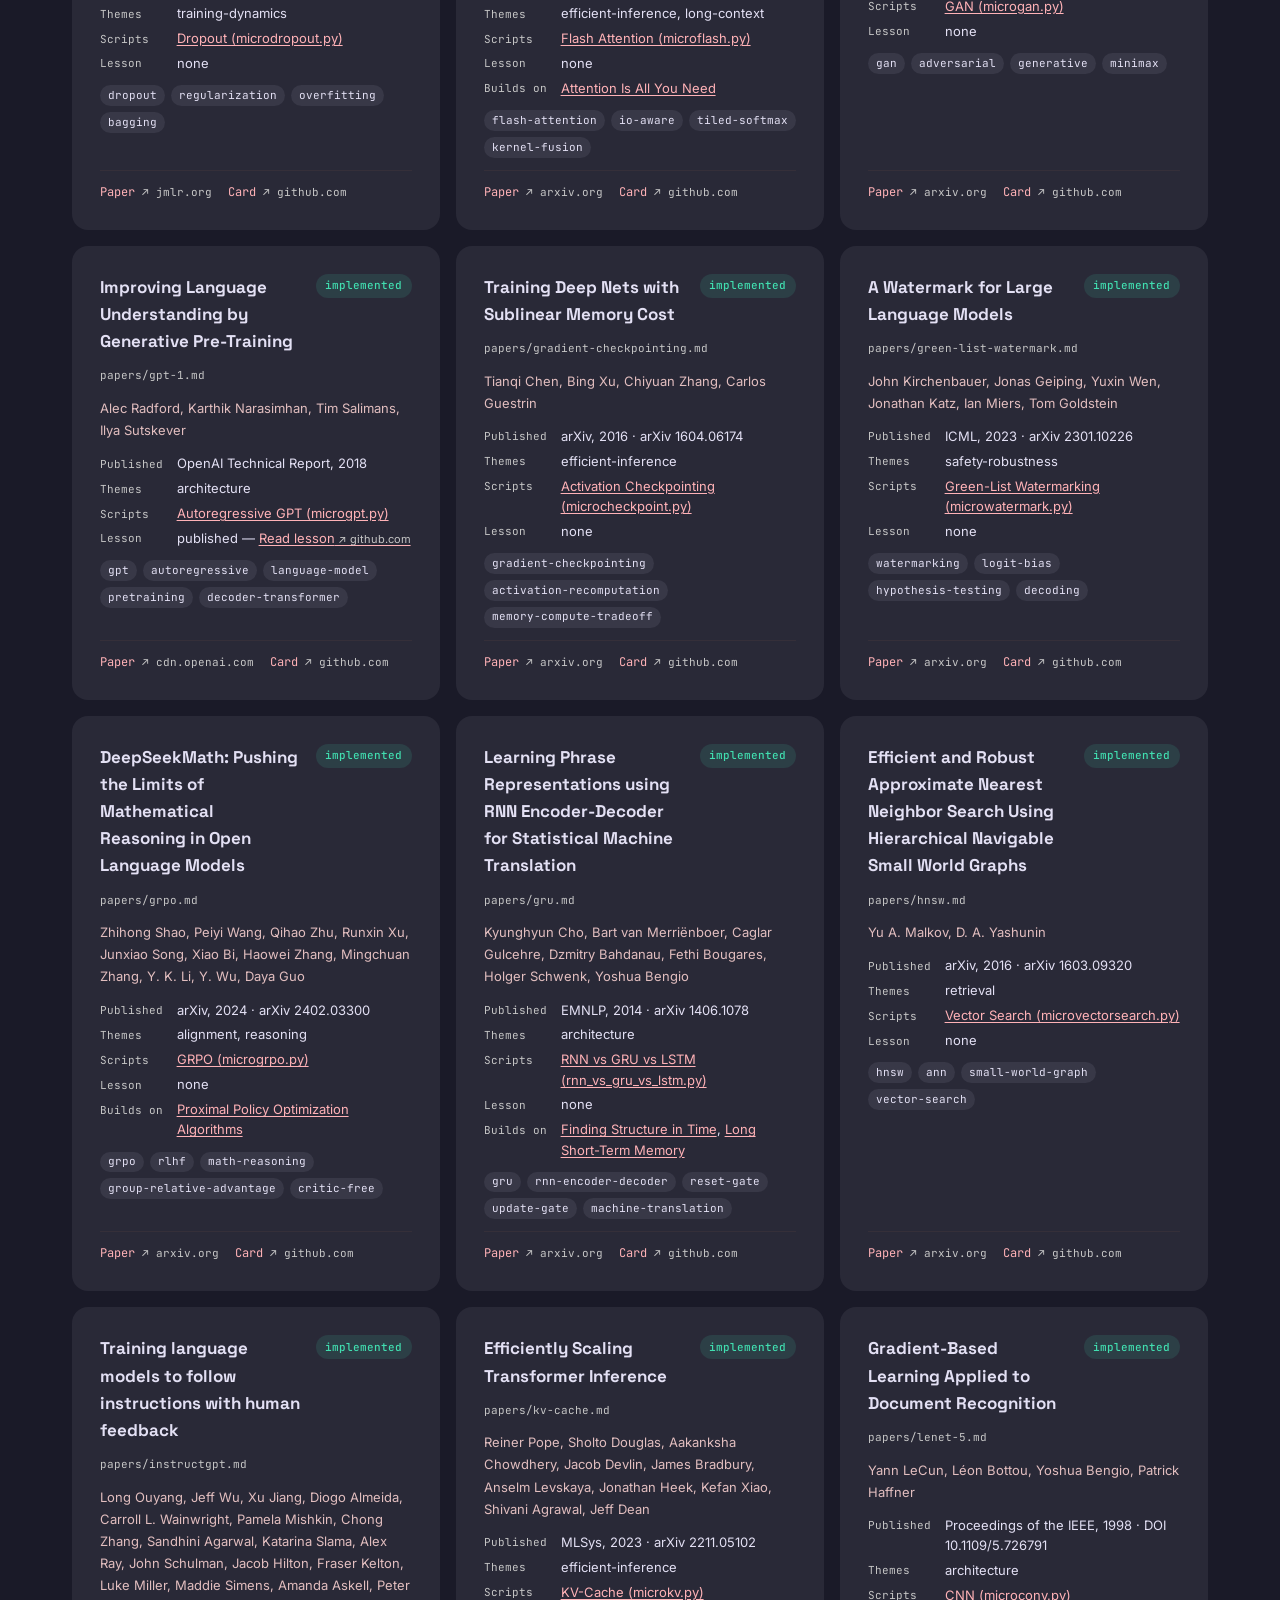
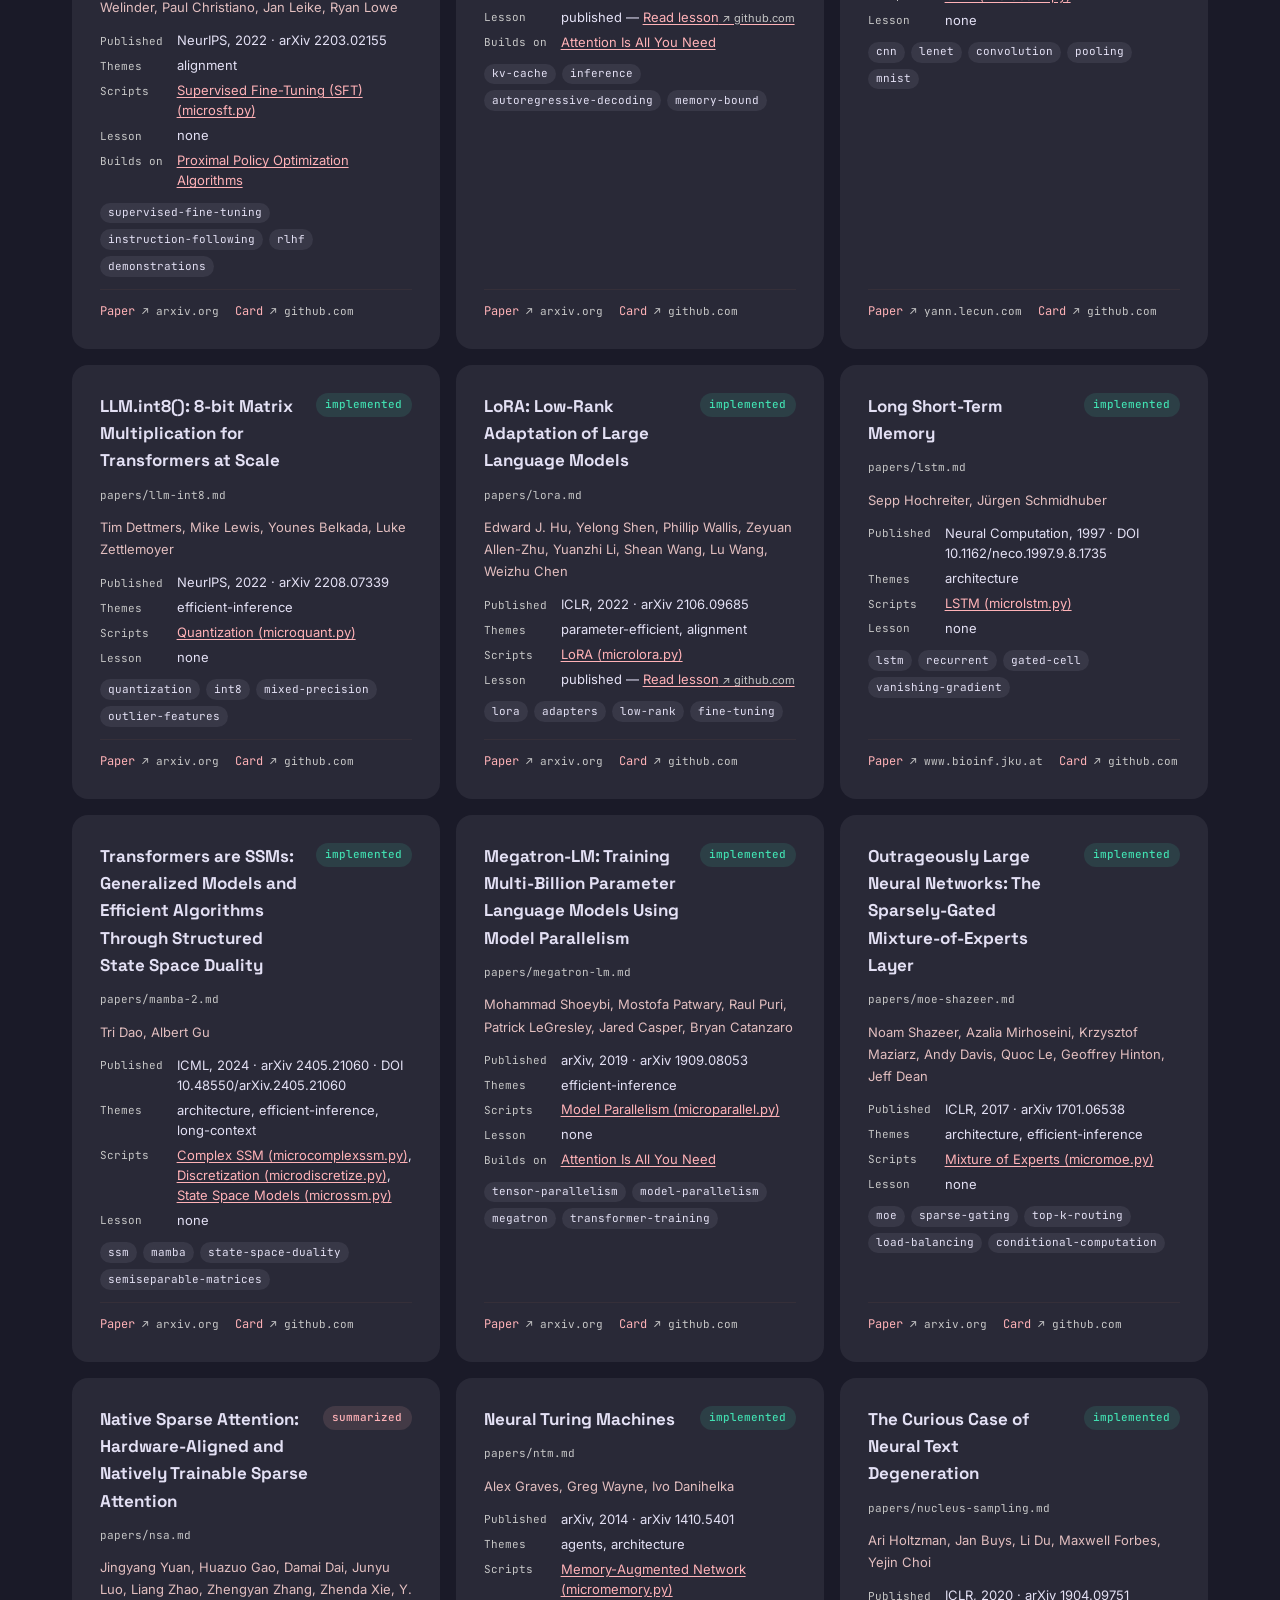
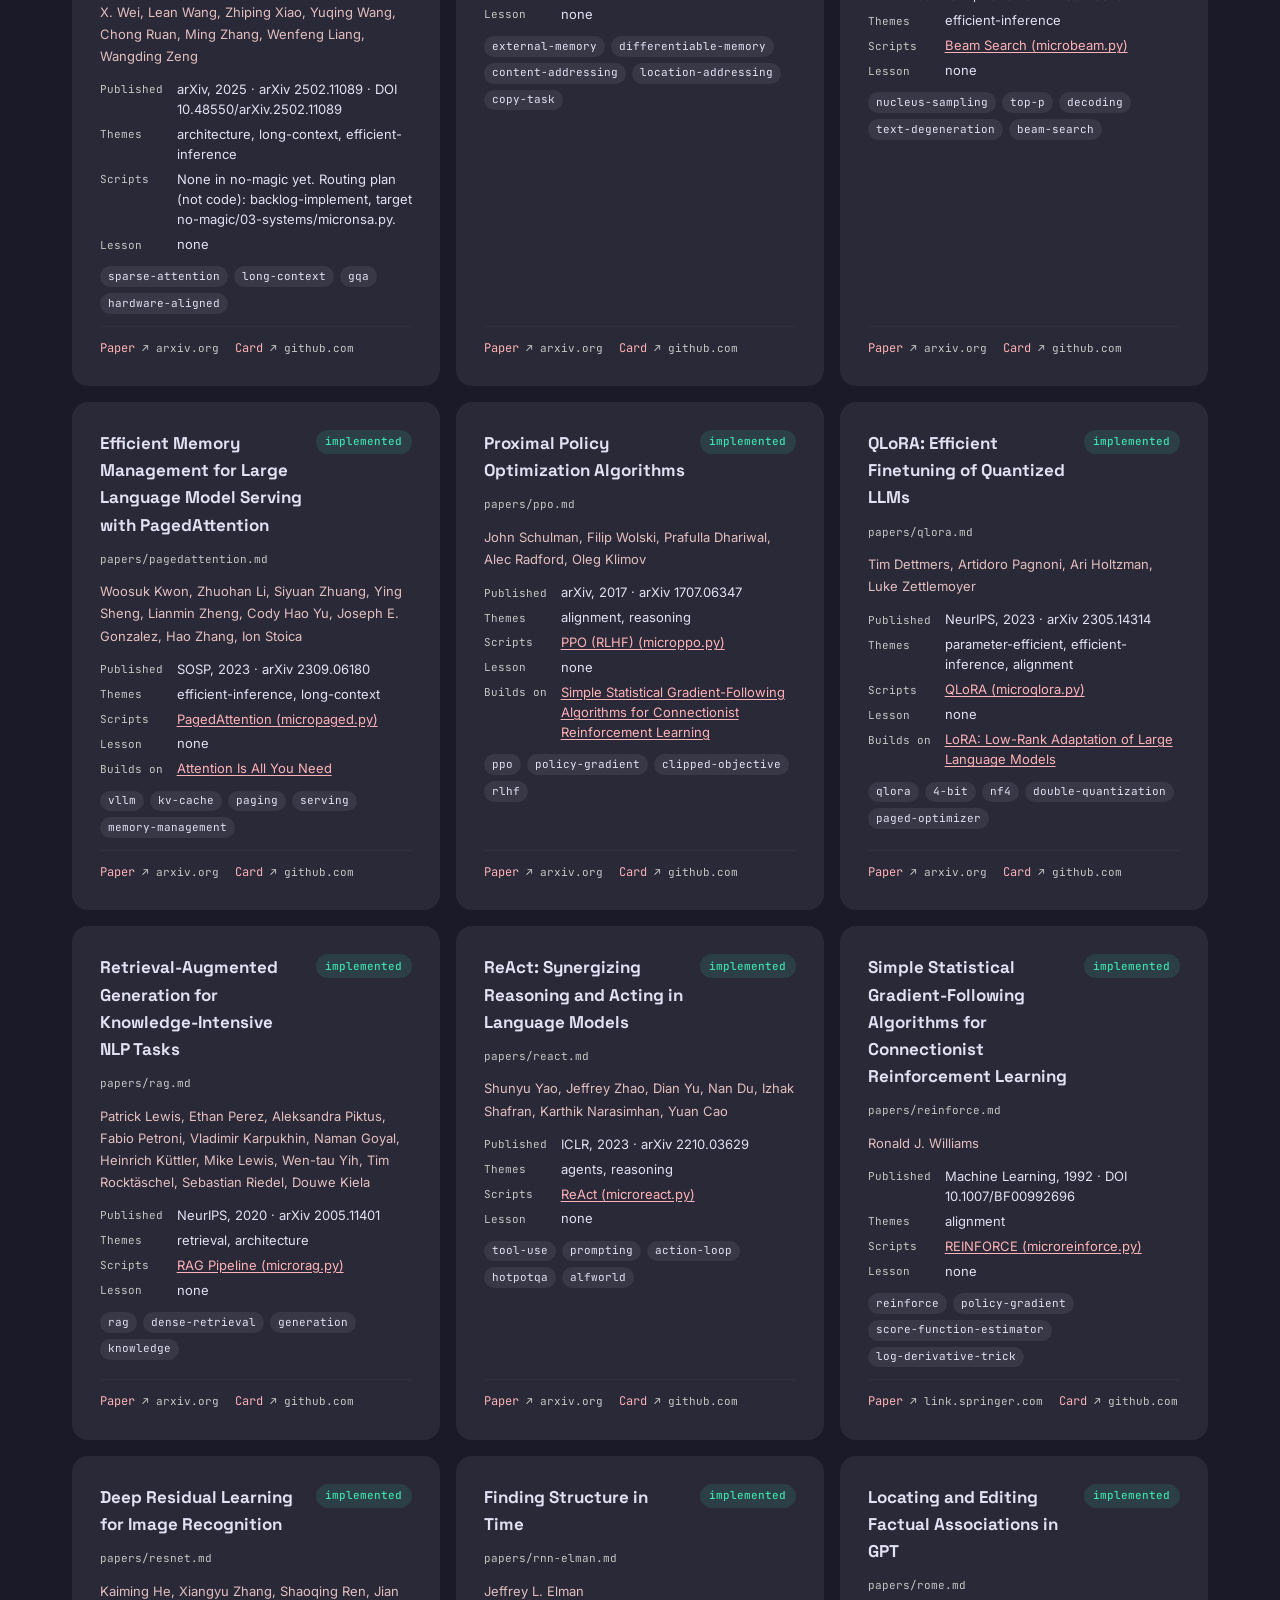
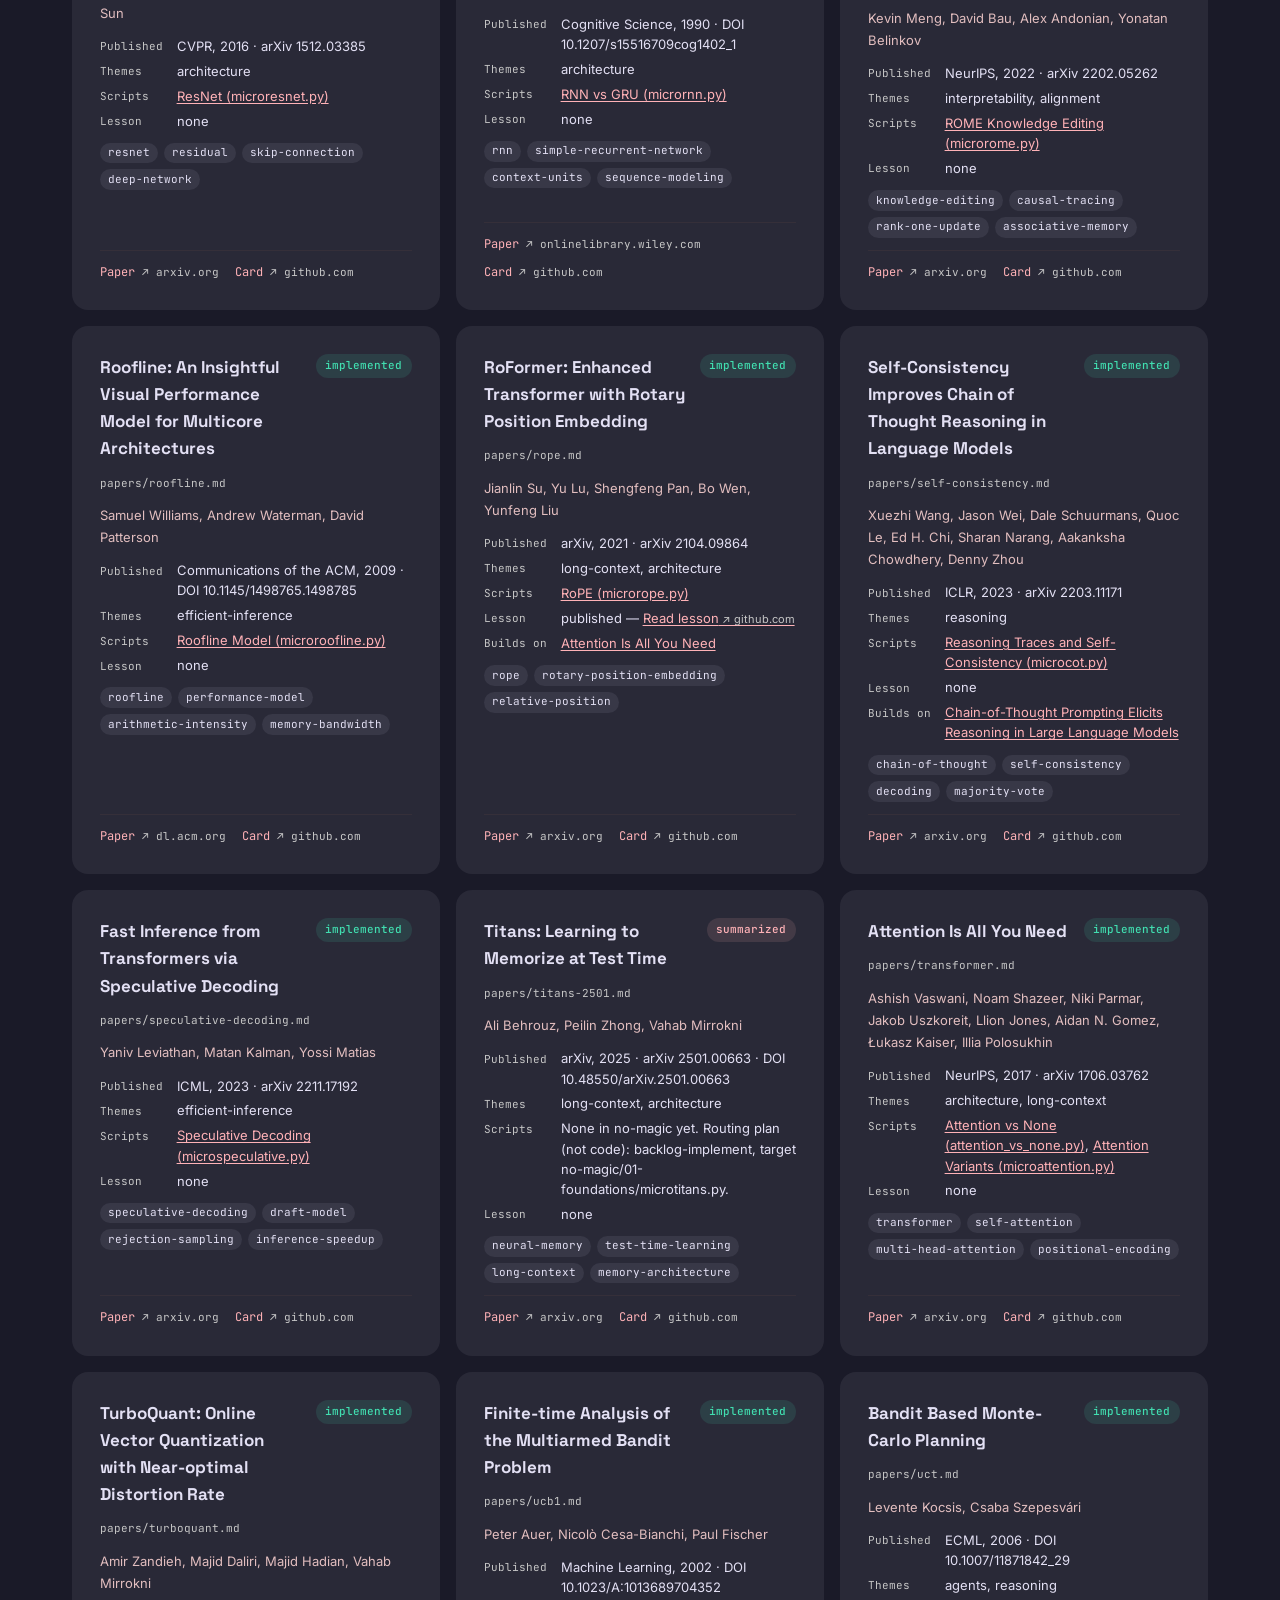
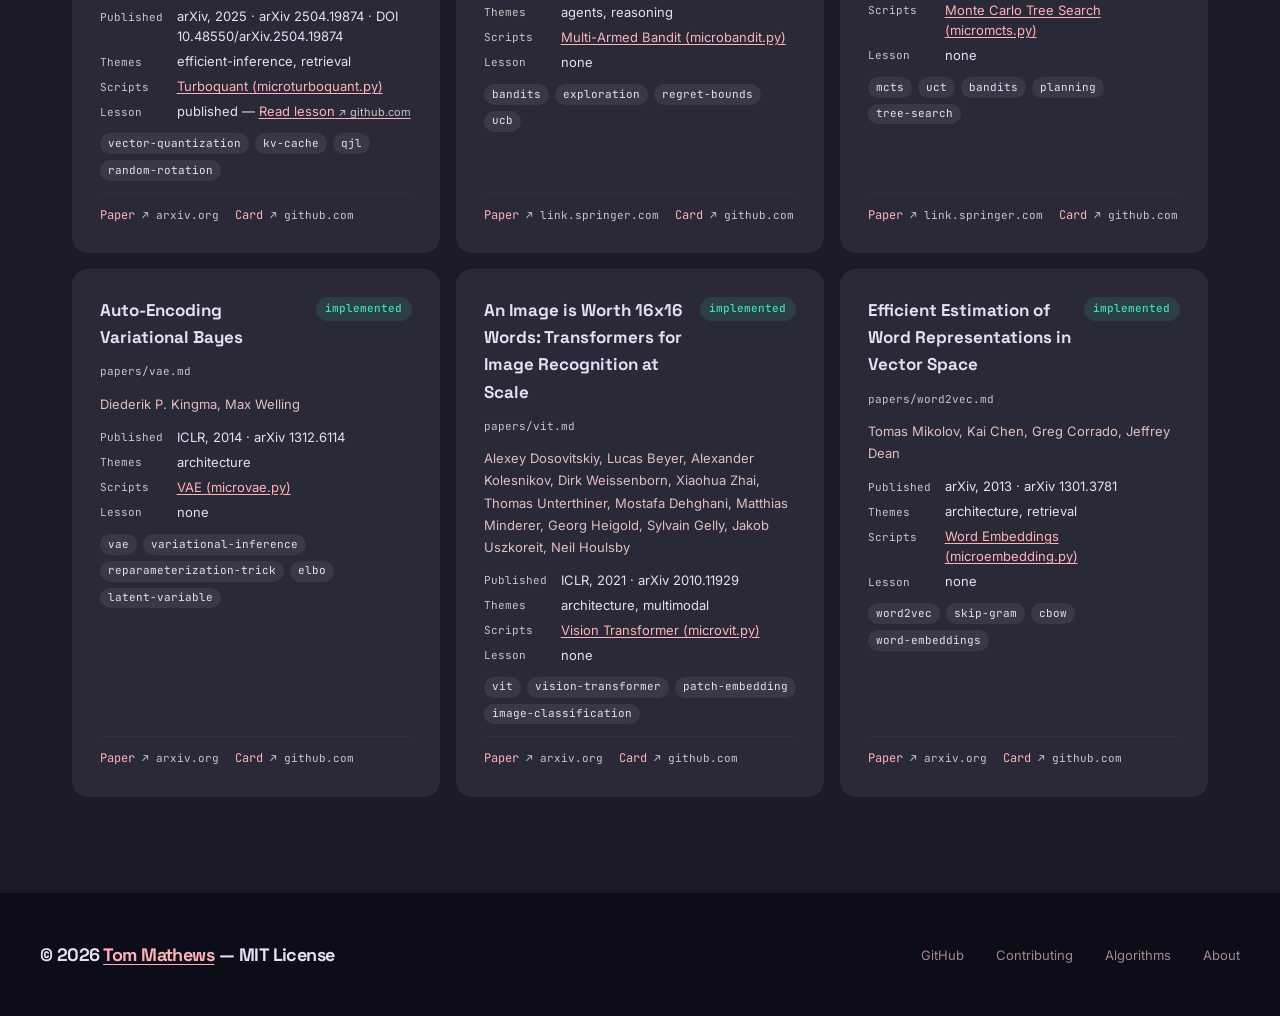
<file: papers/index.html>
<!DOCTYPE html>
<html lang="en">
<head>
  <meta charset="UTF-8">
  <meta name="viewport" content="width=device-width, initial-scale=1.0">
  <title>Papers &mdash; no-magic-ai</title>
  <meta name="description" content="Browse the no-magic-papers cards: primary-source paper summaries, their status, themes, lessons and the no-magic scripts that implement them.">
  <link rel="canonical" href="https://no-magic-ai.github.io/papers/">
  <meta property="og:type" content="website">
  <meta property="og:title" content="Papers — no-magic-ai">
  <meta property="og:description" content="Paper cards mapped to single-file no-magic implementations, with status, themes and lessons.">
  <meta property="og:url" content="https://no-magic-ai.github.io/papers/">
  <meta property="og:image" content="https://no-magic-ai.github.io/icon-512.png">
  <meta name="twitter:card" content="summary_large_image">
  <link rel="icon" type="image/png" sizes="32x32" href="../favicon-32.png">
  <link rel="icon" type="image/svg+xml" href="../icon.svg">
  <link rel="icon" type="image/png" sizes="192x192" href="../favicon-192.png">
  <link rel="apple-touch-icon" href="../apple-touch-icon.png">
  <link rel="preconnect" href="https://fonts.googleapis.com">
  <link rel="preconnect" href="https://fonts.gstatic.com" crossorigin>
  <link href="https://fonts.googleapis.com/css2?family=Space+Grotesk:wght@300;400;500;600;700&family=Inter:wght@300;400;500;600&family=JetBrains+Mono:wght@400;700&display=swap" rel="stylesheet">
  <link rel="stylesheet" href="../site.css">
  <link rel="stylesheet" href="../browse.css">
</head>
<body>

<!-- ═══ NAV ═══ -->
<nav class="nav" aria-label="Main">
  <div class="nav-inner">
    <a href="../" class="nav-logo font-headline">No Magic AI</a>
    <div class="nav-links">
      <a href="../algorithms/">Algorithms</a>
      <a href="./" class="current" aria-current="page">Papers</a>
      <a href="../#paths">Learning Paths</a>
      <a href="../#philosophy">Philosophy</a>
      <a href="../#repos">Repositories</a>
      <a href="../about.html">About</a>
    </div>
    <a href="https://github.com/no-magic-ai/no-magic-papers" class="nav-cta" target="_blank" rel="noopener noreferrer">View on GitHub</a>
  </div>
</nav>

<main>
<!-- ═══ HERO ═══ -->
<section class="hero-compact">
  <div class="container">
    <p class="hero-tag">// the papers</p>
    <h1>Paper Cards</h1>
    <p class="lede">
      Every no-magic algorithm is mapped to a paper card in <code>no-magic-papers</code>: a short, primary-source summary with its
      bibliography, status, themes and optional lesson. One card may own several scripts. Summarized cards have no implementation
      yet; their routing entry records a plan, not shipped code.
    </p>
    <p class="snapshot-note" id="snapshotNote">Loading the paper snapshot&hellip;</p>
  </div>
</section>

<!-- ═══ PAPERS ═══ -->
<section class="section section-low" aria-labelledby="papersHeading">
  <div class="container">
    <h2 id="papersHeading" class="visually-hidden">Papers</h2>
    <form class="filters" id="filters" role="search" aria-label="Search and filter papers">
      <div class="filter search">
        <label for="q">Search titles, authors, tags and scripts</label>
        <input type="search" id="q" disabled name="q" autocomplete="off" placeholder="e.g. LoRA, Vaswani, quantization, microrope">
      </div>
      <div class="filter">
        <label for="status">Status</label>
        <select id="status" name="status" disabled><option value="">All statuses</option></select>
      </div>
      <div class="filter">
        <label for="theme">Theme</label>
        <select id="theme" name="theme" disabled><option value="">All themes</option></select>
      </div>
      <div class="filter">
        <label for="lesson">Lesson</label>
        <select id="lesson" name="lesson" disabled><option value="">Any lesson state</option></select>
      </div>
    </form>
    <div class="filter-actions">
      <p class="catalog-meta" id="catalogMeta" role="status" aria-live="polite">Loading&hellip;</p>
      <button type="button" class="btn-reset" id="reset" disabled>Clear search and filters</button>
    </div>
    <div class="catalog-state" id="catalogState" hidden></div>
    <div class="cards-grid" id="paperGrid" role="region" aria-label="Paper results"></div>
  </div>
</section>
</main>

<!-- ═══ FOOTER ═══ -->
<footer class="footer">
  <div class="footer-inner">
    <div class="footer-logo font-headline">&copy; 2026 <a href="https://github.com/Mathews-Tom" target="_blank" rel="noopener noreferrer" style="color:var(--primary);">Tom Mathews</a> &mdash; MIT License</div>
    <div class="footer-links">
      <a href="https://github.com/no-magic-ai" target="_blank" rel="noopener noreferrer">GitHub</a>
      <a href="https://github.com/no-magic-ai/no-magic-papers/blob/main/CONTRIBUTING.md" target="_blank" rel="noopener noreferrer">Contributing</a>
      <a href="../algorithms/">Algorithms</a>
      <a href="../about.html">About</a>
    </div>
  </div>
</footer>

<script src="../content.js"></script>
<script>
'use strict';
(function () {
  const C = window.NoMagicContent;
  const el = C.el;
  const grid = document.getElementById('paperGrid');
  const meta = document.getElementById('catalogMeta');
  const state = document.getElementById('catalogState');
  const note = document.getElementById('snapshotNote');
  const form = document.getElementById('filters');
  const query = document.getElementById('q');
  let content = null;

  function lessonState(p) { return p.lesson.status === null ? 'unset' : p.lesson.status; }

  const FILTERS = {
    status: {
      values: Object.fromEntries(C.PAPER_STATUSES.map(function (s) { return [s, s]; })),
      test: function (p, v) { return p.status === v; },
    },
    theme: {
      values: Object.fromEntries(C.THEMES.map(function (t) { return [t, t]; })),
      test: function (p, v) { return p.themes.primary === v || p.themes.secondary.includes(v); },
    },
    lesson: {
      values: { none: 'none', planned: 'planned', drafted: 'drafted', published: 'published', unset: 'not set' },
      test: function (p, v) { return lessonState(p) === v; },
    },
  };

  function haystack(p) {
    return [
      p.slug, p.title, p.authors.join(' '), p.venue, p.year, p.arxiv_id || '', p.doi || '',
      p.tags.join(' '), p.themes.primary, p.themes.secondary.join(' '), p.status,
      p.implementations.join(' '),
      p.implementations.map(function (n) { return content.byName.get(n).display; }).join(' '),
    ].join('\n').toLowerCase();
  }

  function readUrl() {
    const params = new URLSearchParams(window.location.search);
    const selected = {};
    const unknown = [];
    let q = '';
    params.forEach(function (value, key) {
      if (key === 'q') q = value;
      else if (FILTERS[key] && Object.prototype.hasOwnProperty.call(FILTERS[key].values, value)) selected[key] = value;
      else unknown.push(key + '=' + value);
    });
    return { q: q, selected: selected, unknown: unknown };
  }

  function writeUrl() {
    const params = new URLSearchParams();
    if (query.value.trim()) params.set('q', query.value.trim());
    Object.keys(FILTERS).forEach(function (key) {
      const value = document.getElementById(key).value;
      if (value) params.set(key, value);
    });
    const search = params.toString();
    history.replaceState(null, '', window.location.pathname + (search ? '?' + search : ''));
  }

  function populate() {
    Object.keys(FILTERS).forEach(function (key) {
      const select = document.getElementById(key);
      const filter = FILTERS[key];
      Object.keys(filter.values).forEach(function (value) {
        const count = content.papers.filter(function (p) { return filter.test(p, value); }).length;
        select.append(el('option', { value: value, text: filter.values[value] + ' (' + count + ')' }));
      });
    });
  }

  function syncControls(view) {
    query.value = view.q;
    Object.keys(FILTERS).forEach(function (key) { document.getElementById(key).value = view.selected[key] || ''; });
  }

  function showState(message, isError) {
    state.hidden = false;
    state.className = 'catalog-state' + (isError ? ' error' : '');
    state.textContent = message;
  }

  // Until a validated snapshot is loaded there is nothing to filter, and the
  // loading or failure message in #catalogState must stay visible.
  function render(view) {
    if (content === null) return;
    grid.replaceChildren();
    state.hidden = true;
    if (view.unknown.length) {
      meta.textContent = 'No results: unrecognized filter in the address';
      showState('Unrecognized filter or value: ' + view.unknown.join(', ') +
        '. Nothing is shown rather than silently ignoring it. Use "Clear search and filters" or pick a filter above.', true);
      return;
    }
    const tokens = view.q.toLowerCase().split(/\s+/).filter(Boolean);
    const matches = content.papers.filter(function (p) {
      const text = haystack(p);
      return tokens.every(function (t) { return text.includes(t); }) &&
        Object.keys(view.selected).every(function (key) { return FILTERS[key].test(p, view.selected[key]); });
    });
    meta.textContent = 'Showing ' + matches.length + ' of ' + content.papers.length + ' paper cards';
    if (matches.length === 0) {
      showState('No paper card matches this search and filter combination. Every card in the snapshot was checked.', false);
      return;
    }
    grid.replaceChildren.apply(grid, matches.map(card));
  }

  function implementationList(p) {
    if (p.implementations.length === 0) {
      const r = p.routing;
      const plan = [r.decision, r.target_path && 'target ' + r.target_repo + '/' + r.target_path].filter(Boolean).join(', ');
      return el('dd', { text: 'None in no-magic yet. Routing plan (not code): ' + (plan || 'none recorded') + '.' });
    }
    return el('dd', null, p.implementations.map(function (name, i) {
      const a = content.byName.get(name);
      const link = el('a', { href: '../algorithms/#' + name, text: a.display + ' (' + name + '.py)' });
      return i === 0 ? link : el('span', null, [', ', link]);
    }));
  }

  function lessonFacts(p) {
    const status = lessonState(p);
    if (p.lesson.url) {
      return el('dd', null, [status + ' — ', C.externalLink(p.lesson.url, 'Read lesson')]);
    }
    return el('dd', { text: status === 'unset' ? 'not set' : status });
  }

  function card(p) {
    const ids = [p.arxiv_id && 'arXiv ' + p.arxiv_id, p.doi && 'DOI ' + p.doi].filter(Boolean).join(' · ');
    const facts = el('dl', { class: 'facts' }, [
      el('dt', { text: 'Published' }), el('dd', { text: p.venue + ', ' + p.year + (ids ? ' · ' + ids : '') }),
      el('dt', { text: 'Themes' }), el('dd', { text: [p.themes.primary].concat(p.themes.secondary).join(', ') }),
      el('dt', { text: 'Scripts' }), implementationList(p),
      el('dt', { text: 'Lesson' }), lessonFacts(p),
    ]);
    if (p.dependencies.length) {
      facts.append(el('dt', { text: 'Builds on' }), el('dd', null, p.dependencies.map(function (slug, i) {
        const link = el('a', { href: '#' + slug, text: content.bySlug.get(slug).title });
        return i === 0 ? link : el('span', null, [', ', link]);
      })));
    }
    return el('article', { class: 'paper-card', id: p.slug }, [
      el('div', { class: 'algo-card-top' }, [
        el('h3', { class: 'algo-card-name', text: p.title }),
        el('span', { class: 'badge ' + (p.status === 'implemented' ? 'status-implemented' : 'status-other'), text: p.status }),
      ]),
      el('p', { class: 'algo-card-file', text: p.card_path }),
      el('p', { class: 'paper-authors', text: p.authors.join(', ') }),
      facts,
      p.tags.length ? el('ul', { class: 'tag-list', 'aria-label': 'Tags' }, p.tags.map(function (t) { return el('li', { text: t }); })) : null,
      el('div', { class: 'card-links' }, [
        C.externalLink(p.url, 'Paper'),
        C.externalLink(p.card_url, 'Card'),
      ]),
    ]);
  }

  form.addEventListener('submit', function (event) { event.preventDefault(); });
  function onFilterChange() { writeUrl(); render(readUrl()); }
  form.addEventListener('input', onFilterChange);
  document.getElementById('reset').addEventListener('click', function () {
    history.replaceState(null, '', window.location.pathname);
    const view = readUrl();
    syncControls(view);
    render(view);
  });
  window.addEventListener('popstate', function () { const view = readUrl(); syncControls(view); render(view); });

  function onLoaded(loaded) {
    content = loaded;
    Array.from(form.elements).forEach(function (control) { control.disabled = false; });
    document.getElementById('reset').disabled = false;
    note.textContent = 'Card metadata comes from this site’s snapshot of published no-magic-papers ' +
      C.shortCommit(content.commits.papers) + ', so browsing works without the GitHub API. Card and lesson links are pinned to that ' +
      'commit on github.com; paper links open the publisher’s site. Both need network access.';
    populate();
    const view = readUrl();
    syncControls(view);
    render(view);
    // Card ids are generated slugs and script names ([a-z0-9_-]); any other
    // fragment cannot name a card and is left alone.
    const anchor = window.location.hash.slice(1);
    if (/^[a-z0-9_-]+$/.test(anchor)) {
      const target = document.getElementById(anchor);
      if (target && grid.contains(target)) {
        target.setAttribute('tabindex', '-1');
        target.focus();
      }
    }
  }

  // Only a failed fetch or validation reaches this handler; errors raised while
  // rendering valid content are not reported as an unavailable snapshot.
  function onLoadFailed(err) {
    note.textContent = 'The paper snapshot is unavailable.';
    meta.textContent = 'Papers unavailable';
    showState('Could not load the paper snapshot: ' + err.message, true);
  }

  C.load('../data/content.json').then(onLoaded, onLoadFailed);
})();
</script>
</body>
</html>
</file>
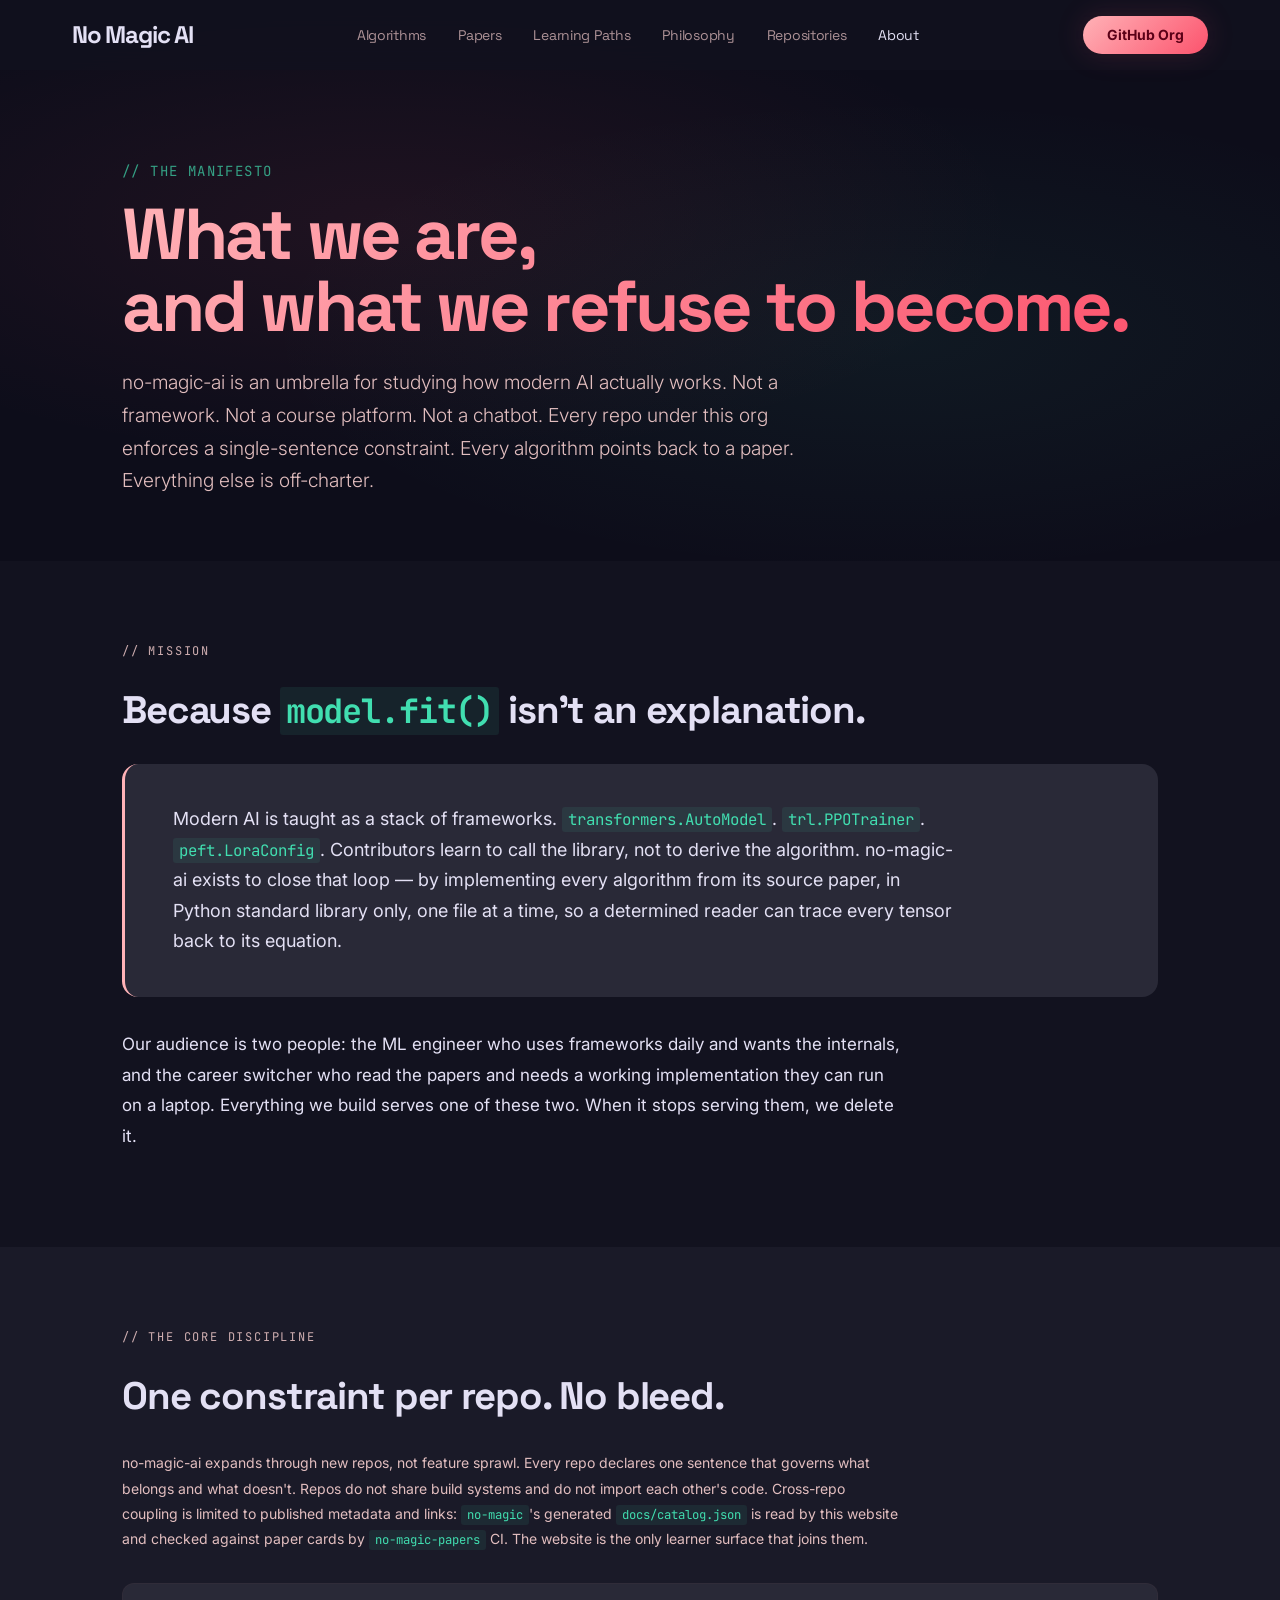
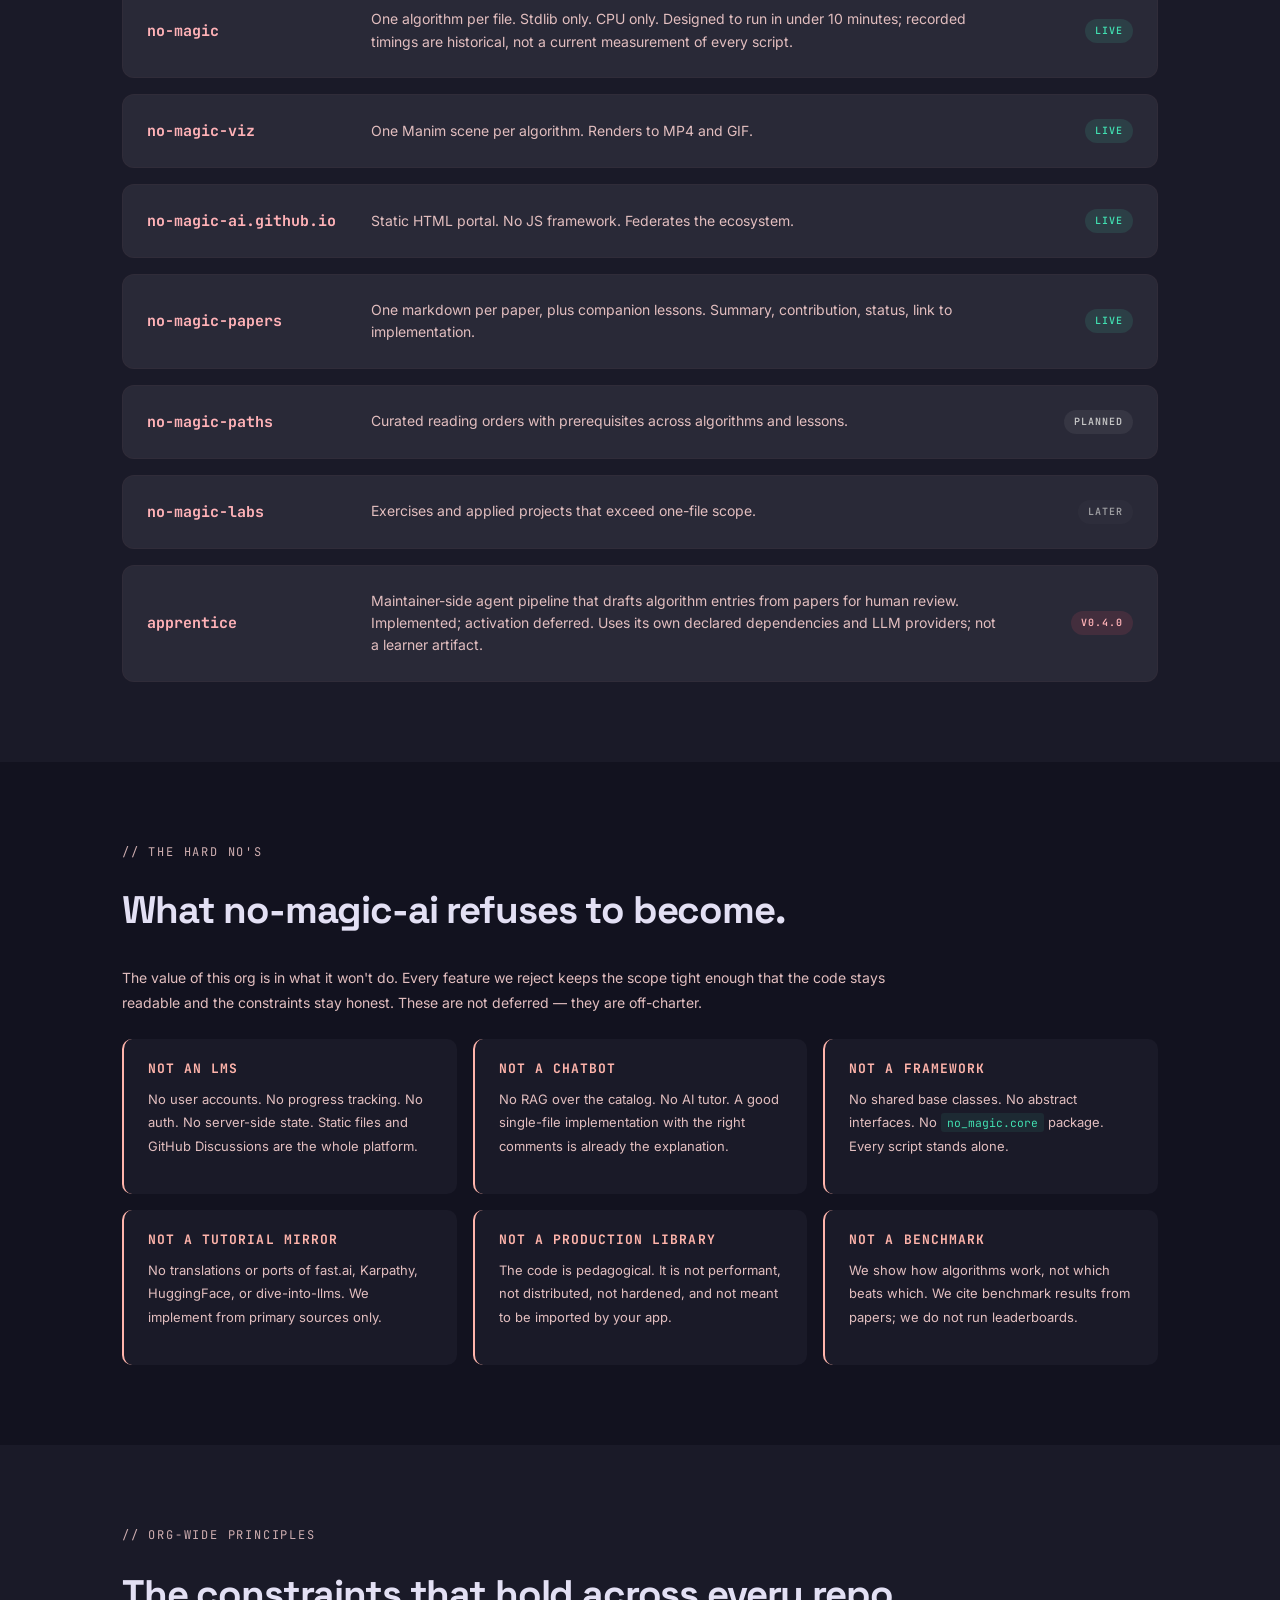
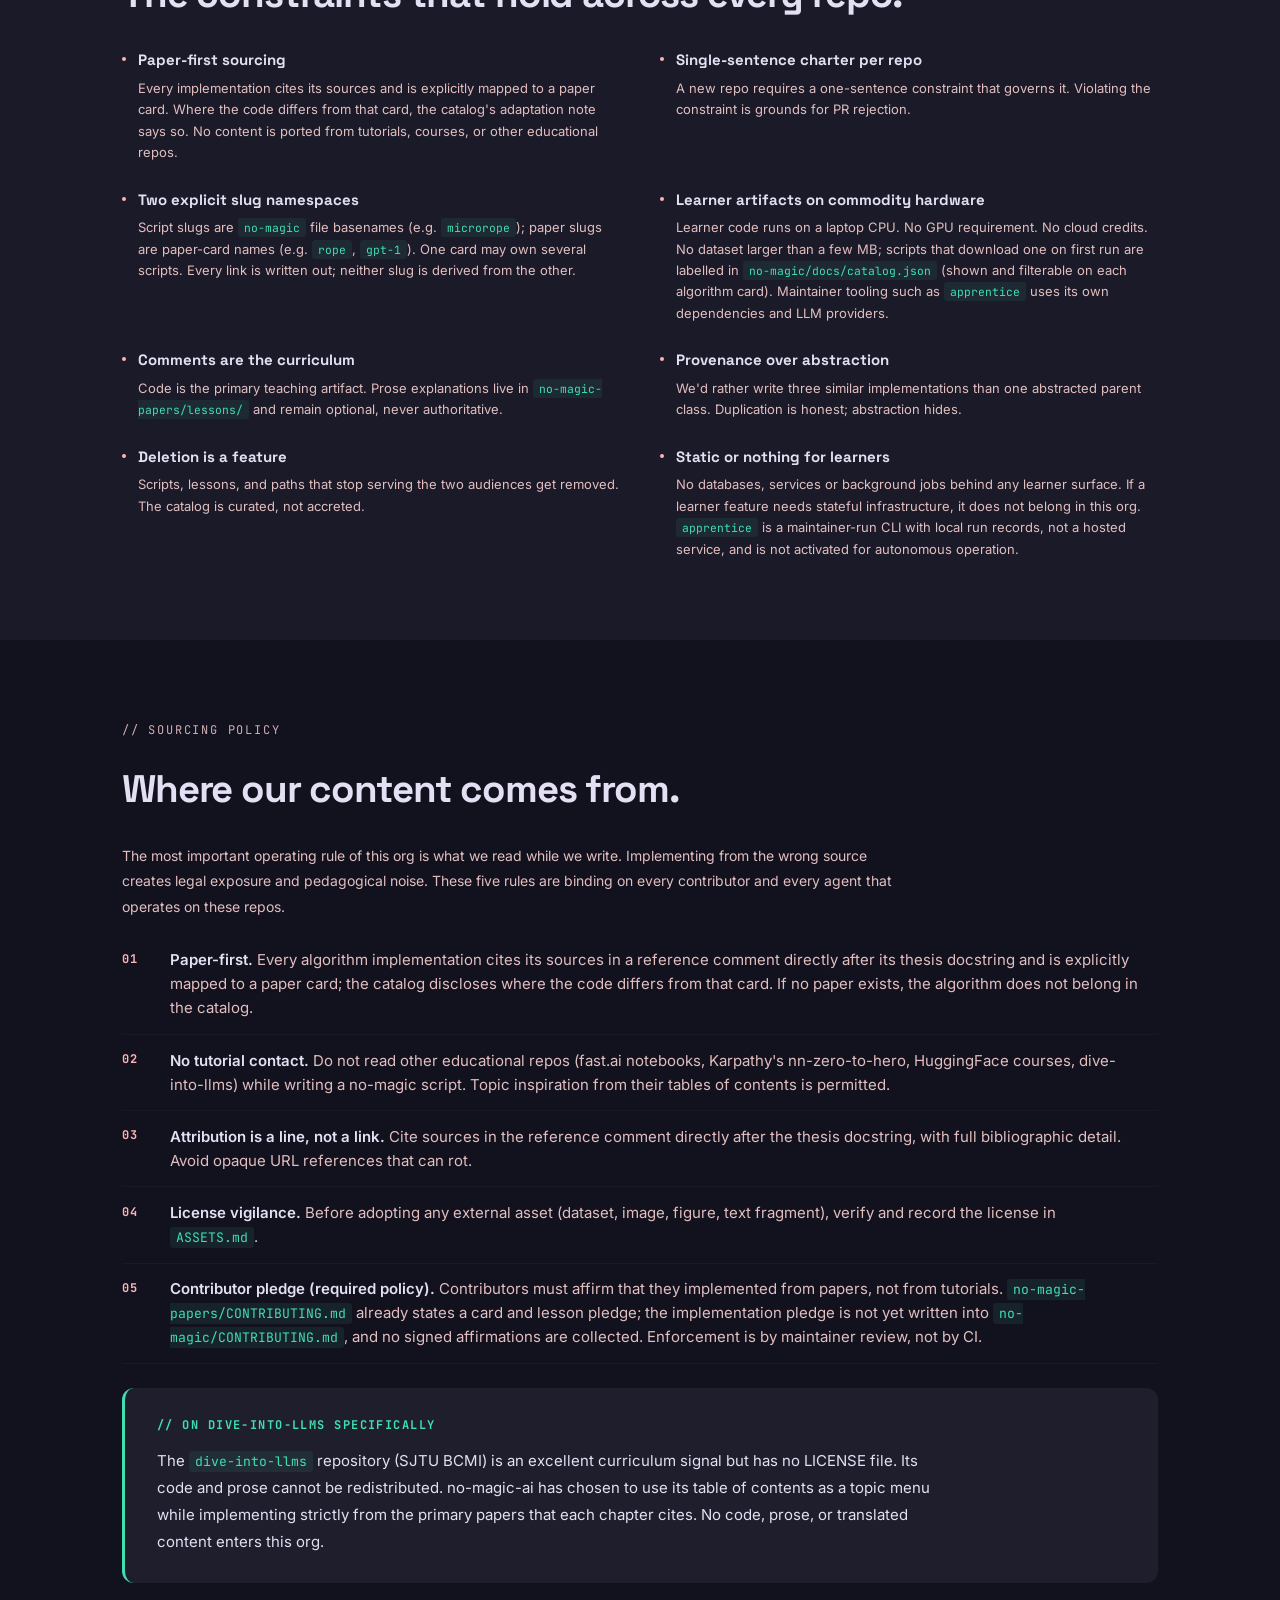
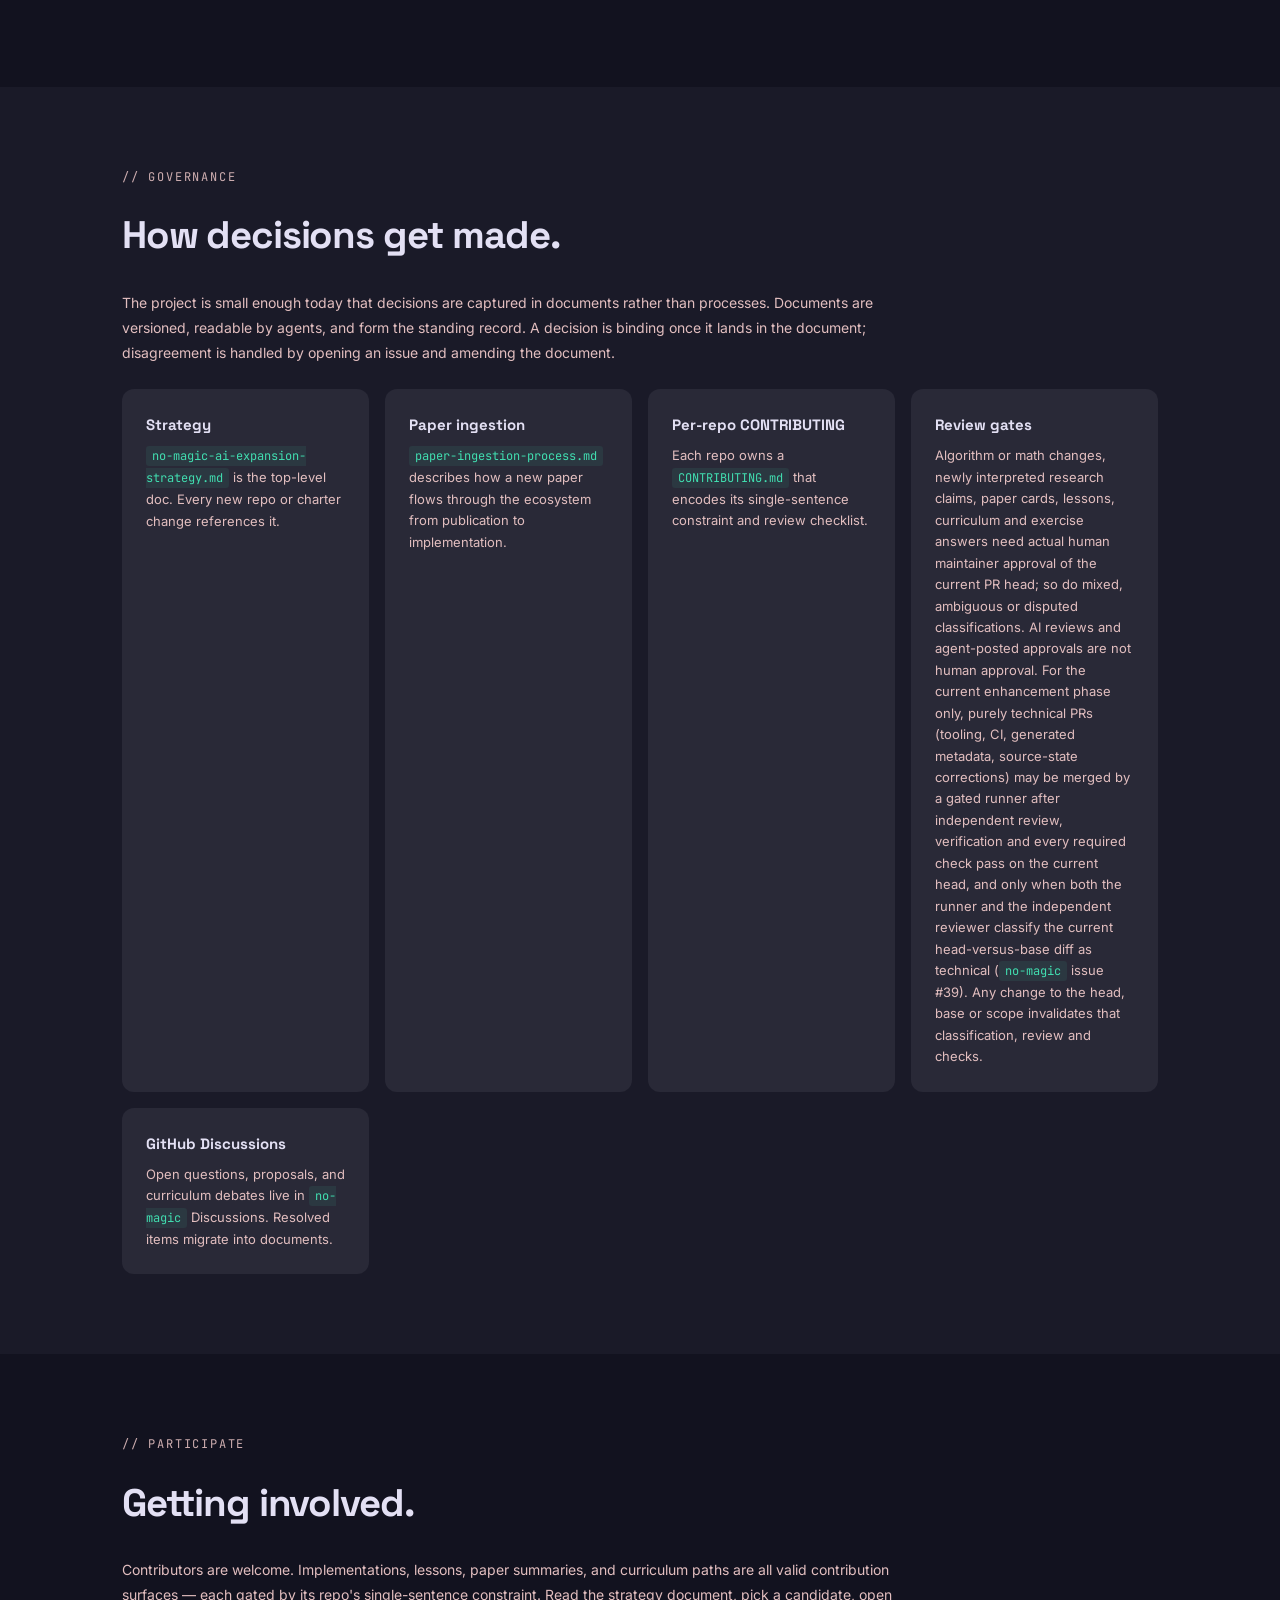
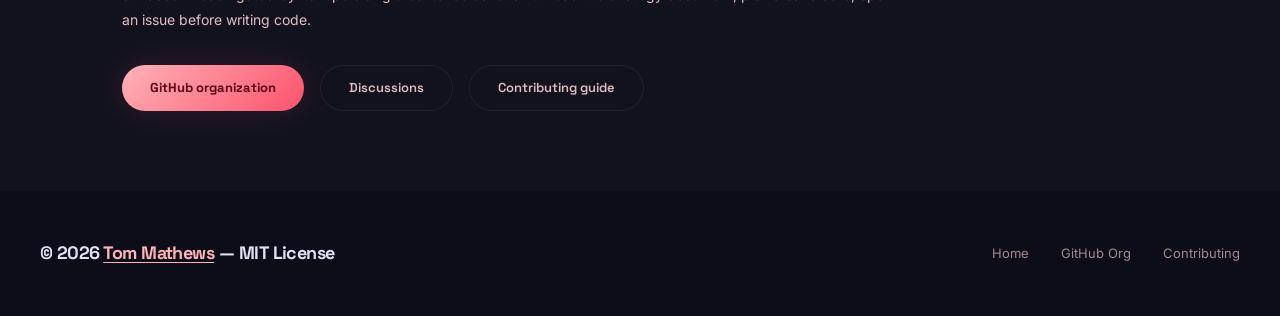
<file: about.html>
<!DOCTYPE html>
<html lang="en">
<head>
  <meta charset="UTF-8">
  <meta name="viewport" content="width=device-width, initial-scale=1.0">
  <title>About &mdash; no-magic-ai</title>
  <meta name="description" content="The no-magic-ai manifesto. Why we exist, what each repo does, and what we refuse to become.">
  <link rel="icon" type="image/png" sizes="32x32" href="favicon-32.png">
  <link rel="icon" type="image/svg+xml" href="icon.svg">
  <link rel="icon" type="image/png" sizes="192x192" href="favicon-192.png">
  <link rel="apple-touch-icon" href="apple-touch-icon.png">
  <link rel="preconnect" href="https://fonts.googleapis.com">
  <link rel="preconnect" href="https://fonts.gstatic.com" crossorigin>
  <link href="https://fonts.googleapis.com/css2?family=Space+Grotesk:wght@300;400;500;600;700&family=Inter:wght@300;400;500;600&family=JetBrains+Mono:wght@400;700&display=swap" rel="stylesheet">
  <link rel="stylesheet" href="site.css">
  <style>
/* Page-specific styles for the About page. Shared tokens, nav,
   footer, sections, and responsive baselines live in site.css. */

.container { max-width: 1100px; }

/* ── Hero ── */
.hero-compact {
  position: relative; padding: 10rem 0 4rem; overflow: hidden;
  background: var(--surface-lowest);
}
.hero-compact::before {
  content: ''; position: absolute; inset: 0; z-index: 0;
  background: radial-gradient(ellipse at 30% 40%, rgba(252, 83, 109, 0.08), transparent 50%),
              radial-gradient(ellipse at 70% 60%, rgba(65, 222, 176, 0.06), transparent 50%);
}
.hero-compact .container { position: relative; z-index: 2; }
.hero-tag {
  font-family: 'JetBrains Mono', monospace; color: var(--secondary);
  font-size: 0.875rem; letter-spacing: 0.1em; text-transform: uppercase;
  margin-bottom: 1rem; opacity: 0.7;
}
.hero-compact h1 {
  font-family: 'Space Grotesk', sans-serif;
  font-size: clamp(2.5rem, 6vw, 4.5rem);
  font-weight: 700; letter-spacing: -0.04em; line-height: 1;
  background: linear-gradient(135deg, var(--primary), var(--primary-container));
  -webkit-background-clip: text; -webkit-text-fill-color: transparent;
  background-clip: text;
  margin-bottom: 1.5rem;
}
.hero-compact .lede {
  font-size: clamp(1rem, 1.5vw, 1.25rem); font-weight: 300;
  color: var(--on-surface-variant); max-width: 720px; line-height: 1.7;
}

/* ── Sections (typography overrides — about uses tighter padding and
   smaller h2 than the landing) ── */
.section { padding: 5rem 0; }
.section h2 {
  font-family: 'Space Grotesk', sans-serif;
  font-size: clamp(1.75rem, 3vw, 2.5rem);
  font-weight: 700; letter-spacing: -0.03em;
  margin-bottom: 1.5rem;
}
.section h3 {
  font-family: 'Space Grotesk', sans-serif;
  font-size: 1.25rem; font-weight: 700; letter-spacing: -0.02em;
  margin-bottom: 0.75rem; color: var(--on-surface);
}
.section p {
  color: var(--on-surface-variant); line-height: 1.8;
  margin-bottom: 1rem; max-width: 780px;
}
.section p.emphasis {
  font-size: 1.0625rem; color: var(--on-surface);
}
.section code {
  font-family: 'JetBrains Mono', monospace;
  font-size: 0.875em; color: var(--secondary);
  background: rgba(65, 222, 176, 0.08);
  padding: 2px 6px; border-radius: 3px;
}
.eyebrow {
  font-family: 'JetBrains Mono', monospace;
  color: var(--primary); font-size: 0.75rem;
  letter-spacing: 0.15em; text-transform: uppercase;
  margin-bottom: 0.75rem; opacity: 0.9;
}

/* ── Mission block ── */
.mission-block {
  background: var(--surface-high); border-radius: 1rem;
  padding: 2.5rem 3rem; margin: 1rem 0 2rem;
  border-left: 3px solid var(--primary);
}
.mission-block p {
  font-size: 1.125rem; color: var(--on-surface);
  line-height: 1.7; margin-bottom: 0;
}

/* ── Repo table ── */
.repo-grid { display: grid; gap: 1rem; margin-top: 2rem; }
.repo-row {
  display: grid; grid-template-columns: 200px 1fr 110px;
  gap: 1.5rem; align-items: center;
  background: var(--surface-high); padding: 1.5rem;
  border-radius: 0.75rem; transition: background 0.3s;
}
.repo-row:hover { background: var(--surface-highest); }
.repo-name {
  font-family: 'JetBrains Mono', monospace;
  font-size: 0.9375rem; font-weight: 700; color: var(--primary);
}
.repo-constraint {
  font-size: 0.875rem; color: var(--on-surface-variant);
  line-height: 1.6;
}
.repo-status {
  font-family: 'JetBrains Mono', monospace;
  font-size: 0.625rem; padding: 0.25rem 0.625rem;
  border-radius: 9999px; text-transform: uppercase;
  letter-spacing: 0.1em; font-weight: 600;
  text-align: center; justify-self: end;
}
.status-live { color: var(--secondary); background: rgba(65, 222, 176, 0.12); }
.status-implemented { color: var(--primary); background: rgba(252, 83, 109, 0.12); }
.status-planned { color: var(--tertiary); background: rgba(198, 198, 198, 0.08); }
.status-later { color: var(--tertiary); background: rgba(198, 198, 198, 0.04); opacity: 0.75; }

/* ── Not-goals block ── */
.not-goals {
  display: grid; grid-template-columns: repeat(auto-fill, minmax(280px, 1fr));
  gap: 1rem; margin-top: 1.5rem;
}
.not-goal {
  background: var(--surface-low); padding: 1.25rem 1.5rem;
  border-radius: 0.625rem; border-left: 2px solid var(--error);
}
.not-goal-head {
  font-family: 'JetBrains Mono', monospace;
  font-size: 0.8125rem; color: var(--error);
  letter-spacing: 0.08em; text-transform: uppercase;
  margin-bottom: 0.5rem; font-weight: 700;
}
.not-goal-body {
  font-size: 0.8125rem; color: var(--on-surface-variant);
  line-height: 1.6; margin: 0;
}

/* ── Principles grid ── */
.principles {
  display: grid; grid-template-columns: repeat(auto-fill, minmax(320px, 1fr));
  gap: 1.5rem 2.5rem; margin-top: 1rem;
}
.principle { padding-left: 1rem; position: relative; }
.principle::before {
  content: ''; position: absolute; left: 0; top: 9px;
  width: 4px; height: 4px; border-radius: 50%;
  background: var(--primary);
}
.principle h4 {
  font-family: 'Space Grotesk', sans-serif;
  font-size: 0.9375rem; font-weight: 700;
  color: var(--on-surface); margin-bottom: 0.35rem;
}
.principle p {
  font-size: 0.8125rem; color: var(--on-surface-variant);
  line-height: 1.65; margin: 0;
}

/* ── Callout ── */
.callout {
  background: var(--surface-container); border-radius: 0.75rem;
  padding: 1.75rem 2rem; margin: 1.5rem 0;
  border-left: 3px solid var(--secondary);
}
.callout-label {
  font-family: 'JetBrains Mono', monospace;
  color: var(--secondary); font-size: 0.75rem;
  letter-spacing: 0.12em; text-transform: uppercase;
  margin-bottom: 0.75rem; font-weight: 700;
}
.callout p { font-size: 0.9375rem; margin-bottom: 0.75rem; color: var(--on-surface); }
.callout p:last-child { margin-bottom: 0; }

/* ── Attribution rules ── */
.rules-list {
  list-style: none; padding: 0; margin-top: 1rem;
  counter-reset: rule-counter;
}
.rules-list li {
  position: relative; padding: 0.85rem 1rem 0.85rem 3rem;
  border-bottom: 1px solid rgba(90, 64, 66, 0.12);
  color: var(--on-surface-variant); font-size: 0.9375rem;
  line-height: 1.6;
  counter-increment: rule-counter;
}
.rules-list li::before {
  content: counter(rule-counter, decimal-leading-zero);
  position: absolute; left: 0; top: 0.95rem;
  font-family: 'JetBrains Mono', monospace;
  font-size: 0.75rem; color: var(--primary);
  letter-spacing: 0.05em; font-weight: 700;
}
.rules-list li strong { color: var(--on-surface); font-weight: 600; }

/* ── Governance card ── */
.gov-grid {
  display: grid; grid-template-columns: repeat(auto-fill, minmax(240px, 1fr));
  gap: 1rem; margin-top: 1.5rem;
}
.gov-card {
  background: var(--surface-high); padding: 1.5rem;
  border-radius: 0.75rem;
}
.gov-card h4 {
  font-family: 'Space Grotesk', sans-serif;
  font-size: 0.9375rem; font-weight: 700;
  color: var(--on-surface); margin-bottom: 0.5rem;
}
.gov-card p {
  font-size: 0.8125rem; color: var(--on-surface-variant);
  line-height: 1.65; margin: 0;
}
.gov-card code { font-size: 0.75rem; }

/* ── CTA row ── */
.cta-row {
  display: flex; flex-wrap: wrap; gap: 1rem; margin-top: 2rem;
}
.btn-primary {
  display: inline-flex; align-items: center; gap: 0.5rem;
  background: linear-gradient(135deg, var(--primary), var(--primary-container));
  color: var(--on-primary-container); padding: 0.75rem 1.75rem;
  border-radius: 9999px; font-weight: 700; font-size: 0.8125rem;
  transition: all 0.25s;
  box-shadow: 0 0 30px rgba(252, 83, 109, 0.15);
  font-family: 'Space Grotesk', sans-serif;
}
.btn-primary:hover { transform: translateY(-1px) scale(1.02); }
.btn-ghost {
  display: inline-flex; align-items: center; gap: 0.5rem;
  padding: 0.75rem 1.75rem; border-radius: 9999px;
  font-weight: 600; font-size: 0.8125rem;
  color: var(--on-surface-variant);
  transition: all 0.25s; font-family: 'Space Grotesk', sans-serif;
  border: 1px solid rgba(90, 64, 66, 0.3);
}
.btn-ghost:hover { color: var(--on-surface); border-color: rgba(255, 178, 183, 0.4); }

/* ── Page-specific responsive overrides ── */
@media (max-width: 768px) {
  .hero-compact { padding: 8rem 0 3rem; }
  .repo-row { grid-template-columns: 1fr; gap: 0.75rem; }
  .repo-status { justify-self: start; }
  .not-goals { grid-template-columns: 1fr; }
}
  </style>
</head>
<body>

<!-- ═══ NAV ═══ -->
<nav class="nav" aria-label="Main">
  <div class="nav-inner">
    <a href="/" class="nav-logo font-headline">No Magic AI</a>
    <div class="nav-links">
      <a href="/algorithms/">Algorithms</a>
      <a href="/papers/">Papers</a>
      <a href="/#paths">Learning Paths</a>
      <a href="/#philosophy">Philosophy</a>
      <a href="/#repos">Repositories</a>
      <a href="about.html" class="current">About</a>
    </div>
    <a href="https://github.com/no-magic-ai" class="nav-cta" target="_blank">GitHub Org</a>
  </div>
</nav>

<!-- ═══ HERO ═══ -->
<section class="hero-compact">
  <div class="container">
    <p class="hero-tag">// the manifesto</p>
    <h1>What we are,<br>and what we refuse to become.</h1>
    <p class="lede">
      no-magic-ai is an umbrella for studying how modern AI actually works.
      Not a framework. Not a course platform. Not a chatbot.
      Every repo under this org enforces a single-sentence constraint.
      Every algorithm points back to a paper.
      Everything else is off-charter.
    </p>
  </div>
</section>

<!-- ═══ MISSION ═══ -->
<section class="section">
  <div class="container">
    <p class="eyebrow">// mission</p>
    <h2 class="font-headline">Because <code>model.fit()</code> isn't an explanation.</h2>
    <div class="mission-block">
      <p>
        Modern AI is taught as a stack of frameworks. <code>transformers.AutoModel</code>. <code>trl.PPOTrainer</code>. <code>peft.LoraConfig</code>.
        Contributors learn to call the library, not to derive the algorithm.
        no-magic-ai exists to close that loop &mdash; by implementing every algorithm from its source paper,
        in Python standard library only, one file at a time, so a determined reader can trace every tensor back to its equation.
      </p>
    </div>
    <p class="emphasis">
      Our audience is two people: the ML engineer who uses frameworks daily and wants the internals,
      and the career switcher who read the papers and needs a working implementation they can run on a laptop.
      Everything we build serves one of these two. When it stops serving them, we delete it.
    </p>
  </div>
</section>

<!-- ═══ CONSTRAINT ═══ -->
<section class="section section-low">
  <div class="container">
    <p class="eyebrow">// the core discipline</p>
    <h2 class="font-headline">One constraint per repo. No bleed.</h2>
    <p>
      no-magic-ai expands through new repos, not feature sprawl. Every repo declares one sentence that governs what belongs
      and what doesn't. Repos do not share build systems and do not import each other's code. Cross-repo coupling is limited
      to published metadata and links: <code>no-magic</code>'s generated <code>docs/catalog.json</code> is read by this website
      and checked against paper cards by <code>no-magic-papers</code> CI. The website is the only learner surface that joins them.
    </p>

    <div class="repo-grid">
      <div class="repo-row ghost-border">
        <div class="repo-name">no-magic</div>
        <div class="repo-constraint">One algorithm per file. Stdlib only. CPU only. Designed to run in under 10 minutes; recorded timings are historical, not a current measurement of every script.</div>
        <div class="repo-status status-live">live</div>
      </div>
      <div class="repo-row ghost-border">
        <div class="repo-name">no-magic-viz</div>
        <div class="repo-constraint">One Manim scene per algorithm. Renders to MP4 and GIF.</div>
        <div class="repo-status status-live">live</div>
      </div>
      <div class="repo-row ghost-border">
        <div class="repo-name">no-magic-ai.github.io</div>
        <div class="repo-constraint">Static HTML portal. No JS framework. Federates the ecosystem.</div>
        <div class="repo-status status-live">live</div>
      </div>
      <div class="repo-row ghost-border">
        <div class="repo-name">no-magic-papers</div>
        <div class="repo-constraint">One markdown per paper, plus companion lessons. Summary, contribution, status, link to implementation.</div>
        <div class="repo-status status-live">live</div>
      </div>
      <div class="repo-row ghost-border">
        <div class="repo-name">no-magic-paths</div>
        <div class="repo-constraint">Curated reading orders with prerequisites across algorithms and lessons.</div>
        <div class="repo-status status-planned">planned</div>
      </div>
      <div class="repo-row ghost-border">
        <div class="repo-name">no-magic-labs</div>
        <div class="repo-constraint">Exercises and applied projects that exceed one-file scope.</div>
        <div class="repo-status status-later">later</div>
      </div>
      <div class="repo-row ghost-border">
        <div class="repo-name">apprentice</div>
        <div class="repo-constraint">Maintainer-side agent pipeline that drafts algorithm entries from papers for human review. Implemented; activation deferred. Uses its own declared dependencies and LLM providers; not a learner artifact.</div>
        <div class="repo-status status-implemented">v0.4.0</div>
      </div>
    </div>
  </div>
</section>

<!-- ═══ NOT ═══ -->
<section class="section">
  <div class="container">
    <p class="eyebrow">// the hard no's</p>
    <h2 class="font-headline">What no-magic-ai refuses to become.</h2>
    <p>
      The value of this org is in what it won't do. Every feature we reject keeps the scope tight enough that the code stays readable
      and the constraints stay honest. These are not deferred &mdash; they are off-charter.
    </p>

    <div class="not-goals">
      <div class="not-goal">
        <div class="not-goal-head">not an LMS</div>
        <p class="not-goal-body">No user accounts. No progress tracking. No auth. No server-side state. Static files and GitHub Discussions are the whole platform.</p>
      </div>
      <div class="not-goal">
        <div class="not-goal-head">not a chatbot</div>
        <p class="not-goal-body">No RAG over the catalog. No AI tutor. A good single-file implementation with the right comments is already the explanation.</p>
      </div>
      <div class="not-goal">
        <div class="not-goal-head">not a framework</div>
        <p class="not-goal-body">No shared base classes. No abstract interfaces. No <code>no_magic.core</code> package. Every script stands alone.</p>
      </div>
      <div class="not-goal">
        <div class="not-goal-head">not a tutorial mirror</div>
        <p class="not-goal-body">No translations or ports of fast.ai, Karpathy, HuggingFace, or dive-into-llms. We implement from primary sources only.</p>
      </div>
      <div class="not-goal">
        <div class="not-goal-head">not a production library</div>
        <p class="not-goal-body">The code is pedagogical. It is not performant, not distributed, not hardened, and not meant to be imported by your app.</p>
      </div>
      <div class="not-goal">
        <div class="not-goal-head">not a benchmark</div>
        <p class="not-goal-body">We show how algorithms work, not which beats which. We cite benchmark results from papers; we do not run leaderboards.</p>
      </div>
    </div>
  </div>
</section>

<!-- ═══ PRINCIPLES ═══ -->
<section class="section section-low">
  <div class="container">
    <p class="eyebrow">// org-wide principles</p>
    <h2 class="font-headline">The constraints that hold across every repo.</h2>

    <div class="principles">
      <div class="principle">
        <h4>Paper-first sourcing</h4>
        <p>Every implementation cites its sources and is explicitly mapped to a paper card. Where the code differs from that card, the catalog's adaptation note says so. No content is ported from tutorials, courses, or other educational repos.</p>
      </div>
      <div class="principle">
        <h4>Single-sentence charter per repo</h4>
        <p>A new repo requires a one-sentence constraint that governs it. Violating the constraint is grounds for PR rejection.</p>
      </div>
      <div class="principle">
        <h4>Two explicit slug namespaces</h4>
        <p>Script slugs are <code>no-magic</code> file basenames (e.g. <code>microrope</code>); paper slugs are paper-card names (e.g. <code>rope</code>, <code>gpt-1</code>). One card may own several scripts. Every link is written out; neither slug is derived from the other.</p>
      </div>
      <div class="principle">
        <h4>Learner artifacts on commodity hardware</h4>
        <p>Learner code runs on a laptop CPU. No GPU requirement. No cloud credits. No dataset larger than a few MB; scripts that download one on first run are labelled in <a href="https://github.com/no-magic-ai/no-magic/blob/main/docs/catalog.json" target="_blank"><code>no-magic/docs/catalog.json</code></a> (shown and filterable on each <a href="algorithms/">algorithm card</a>). Maintainer tooling such as <code>apprentice</code> uses its own dependencies and LLM providers.</p>
      </div>
      <div class="principle">
        <h4>Comments are the curriculum</h4>
        <p>Code is the primary teaching artifact. Prose explanations live in <code>no-magic-papers/lessons/</code> and remain optional, never authoritative.</p>
      </div>
      <div class="principle">
        <h4>Provenance over abstraction</h4>
        <p>We'd rather write three similar implementations than one abstracted parent class. Duplication is honest; abstraction hides.</p>
      </div>
      <div class="principle">
        <h4>Deletion is a feature</h4>
        <p>Scripts, lessons, and paths that stop serving the two audiences get removed. The catalog is curated, not accreted.</p>
      </div>
      <div class="principle">
        <h4>Static or nothing for learners</h4>
        <p>No databases, services or background jobs behind any learner surface. If a learner feature needs stateful infrastructure, it does not belong in this org. <code>apprentice</code> is a maintainer-run CLI with local run records, not a hosted service, and is not activated for autonomous operation.</p>
      </div>
    </div>
  </div>
</section>

<!-- ═══ SOURCING ═══ -->
<section class="section">
  <div class="container">
    <p class="eyebrow">// sourcing policy</p>
    <h2 class="font-headline">Where our content comes from.</h2>
    <p>
      The most important operating rule of this org is what we read while we write.
      Implementing from the wrong source creates legal exposure and pedagogical noise. These five rules are binding
      on every contributor and every agent that operates on these repos.
    </p>

    <ol class="rules-list">
      <li><strong>Paper-first.</strong> Every algorithm implementation cites its sources in a reference comment directly after its thesis docstring and is explicitly mapped to a paper card; the catalog discloses where the code differs from that card. If no paper exists, the algorithm does not belong in the catalog.</li>
      <li><strong>No tutorial contact.</strong> Do not read other educational repos (fast.ai notebooks, Karpathy's nn-zero-to-hero, HuggingFace courses, dive-into-llms) while writing a no-magic script. Topic inspiration from their tables of contents is permitted.</li>
      <li><strong>Attribution is a line, not a link.</strong> Cite sources in the reference comment directly after the thesis docstring, with full bibliographic detail. Avoid opaque URL references that can rot.</li>
      <li><strong>License vigilance.</strong> Before adopting any external asset (dataset, image, figure, text fragment), verify and record the license in <code>ASSETS.md</code>.</li>
      <li><strong>Contributor pledge (required policy).</strong> Contributors must affirm that they implemented from papers, not from tutorials. <code>no-magic-papers/CONTRIBUTING.md</code> already states a card and lesson pledge; the implementation pledge is not yet written into <code>no-magic/CONTRIBUTING.md</code>, and no signed affirmations are collected. Enforcement is by maintainer review, not by CI.</li>
    </ol>

    <div class="callout">
      <div class="callout-label">// on dive-into-llms specifically</div>
      <p>
        The <code>dive-into-llms</code> repository (SJTU BCMI) is an excellent curriculum signal but has no LICENSE file.
        Its code and prose cannot be redistributed. no-magic-ai has chosen to use its table of contents as a topic menu while
        implementing strictly from the primary papers that each chapter cites. No code, prose, or translated content enters this org.
      </p>
    </div>
  </div>
</section>

<!-- ═══ GOVERNANCE ═══ -->
<section class="section section-low">
  <div class="container">
    <p class="eyebrow">// governance</p>
    <h2 class="font-headline">How decisions get made.</h2>
    <p>
      The project is small enough today that decisions are captured in documents rather than processes. Documents are versioned,
      readable by agents, and form the standing record. A decision is binding once it lands in the document; disagreement is handled
      by opening an issue and amending the document.
    </p>

    <div class="gov-grid">
      <div class="gov-card">
        <h4>Strategy</h4>
        <p><code>no-magic-ai-expansion-strategy.md</code> is the top-level doc. Every new repo or charter change references it.</p>
      </div>
      <div class="gov-card">
        <h4>Paper ingestion</h4>
        <p><code>paper-ingestion-process.md</code> describes how a new paper flows through the ecosystem from publication to implementation.</p>
      </div>
      <div class="gov-card">
        <h4>Per-repo CONTRIBUTING</h4>
        <p>Each repo owns a <code>CONTRIBUTING.md</code> that encodes its single-sentence constraint and review checklist.</p>
      </div>
      <div class="gov-card">
        <h4>Review gates</h4>
        <p>Algorithm or math changes, newly interpreted research claims, paper cards, lessons, curriculum and exercise answers need actual human maintainer approval of the current PR head; so do mixed, ambiguous or disputed classifications. AI reviews and agent-posted approvals are not human approval. For the current enhancement phase only, purely technical PRs (tooling, CI, generated metadata, source-state corrections) may be merged by a gated runner after independent review, verification and every required check pass on the current head, and only when both the runner and the independent reviewer classify the current head-versus-base diff as technical (<code>no-magic</code> issue #39). Any change to the head, base or scope invalidates that classification, review and checks.</p>
      </div>
      <div class="gov-card">
        <h4>GitHub Discussions</h4>
        <p>Open questions, proposals, and curriculum debates live in <code>no-magic</code> Discussions. Resolved items migrate into documents.</p>
      </div>
    </div>
  </div>
</section>

<!-- ═══ CTA ═══ -->
<section class="section">
  <div class="container">
    <p class="eyebrow">// participate</p>
    <h2 class="font-headline">Getting involved.</h2>
    <p>
      Contributors are welcome. Implementations, lessons, paper summaries, and curriculum paths are all valid contribution surfaces &mdash;
      each gated by its repo's single-sentence constraint. Read the strategy document, pick a candidate, open an issue before writing code.
    </p>
    <div class="cta-row">
      <a href="https://github.com/no-magic-ai" class="btn-primary" target="_blank">GitHub organization</a>
      <a href="https://github.com/no-magic-ai/no-magic/discussions" class="btn-ghost" target="_blank">Discussions</a>
      <a href="https://github.com/no-magic-ai/no-magic/blob/main/CONTRIBUTING.md" class="btn-ghost" target="_blank">Contributing guide</a>
    </div>
  </div>
</section>

<!-- ═══ FOOTER ═══ -->
<footer class="footer">
  <div class="footer-inner">
    <div class="footer-logo font-headline">&copy; 2026 <a href="https://github.com/Mathews-Tom" target="_blank" style="color:var(--primary);">Tom Mathews</a> &mdash; MIT License</div>
    <div class="footer-links">
      <a href="/">Home</a>
      <a href="https://github.com/no-magic-ai" target="_blank">GitHub Org</a>
      <a href="https://github.com/no-magic-ai/no-magic/blob/main/CONTRIBUTING.md" target="_blank">Contributing</a>
    </div>
  </div>
</footer>

</body>
</html>
</file>
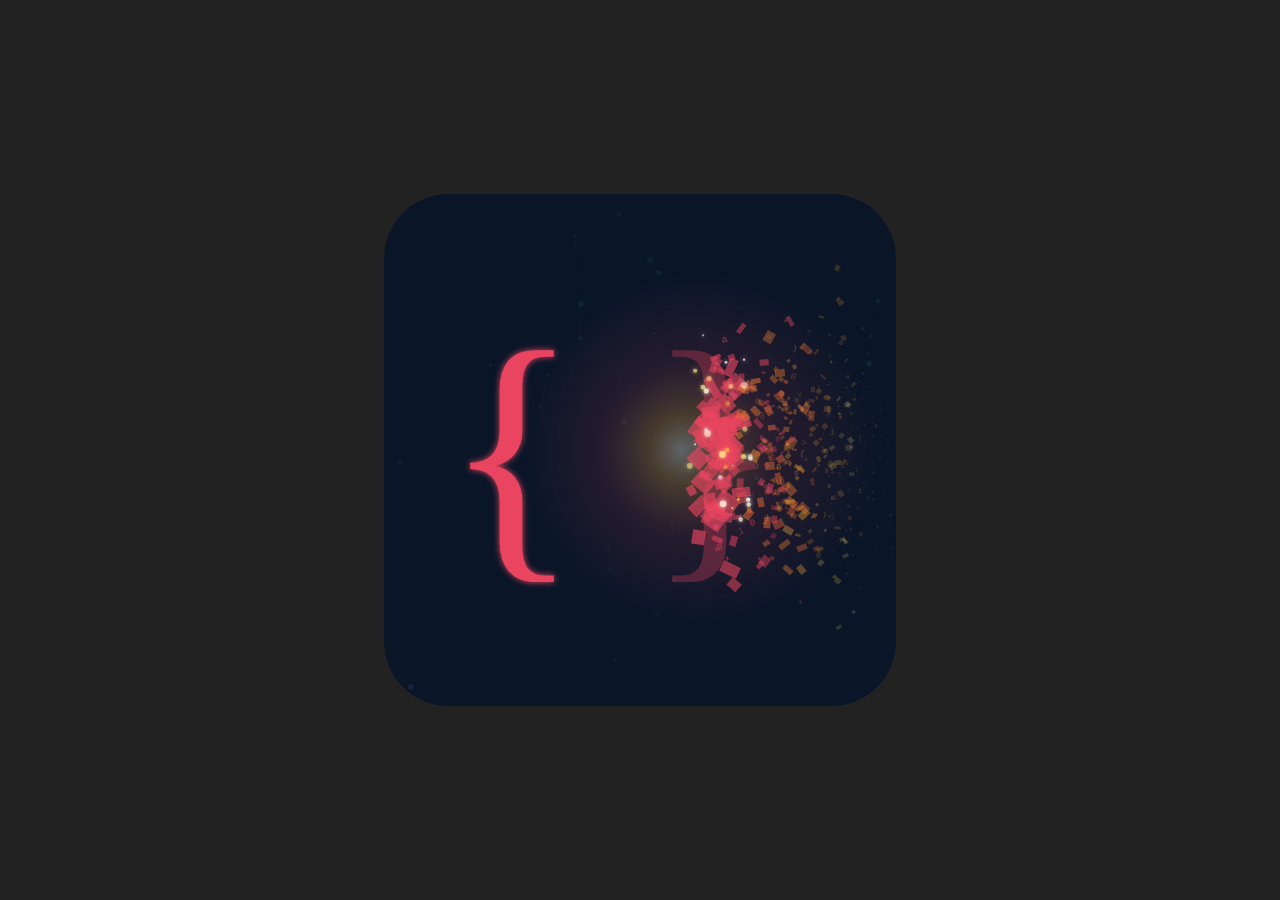
<file: icon.html>
<!DOCTYPE html>
<html lang="en">
<head>
<meta charset="UTF-8">
<meta name="viewport" content="width=device-width, initial-scale=1.0">
<title>no-magic icon — Deconstructed Bracket v3</title>
<style>
  *, *::before, *::after { margin: 0; padding: 0; box-sizing: border-box; }
  body {
    background: #222;
    display: flex;
    justify-content: center;
    align-items: center;
    min-height: 100vh;
    padding: 2rem;
  }
  .canvas {
    width: 512px;
    height: 512px;
    position: relative;
    overflow: hidden;
    border-radius: 64px;
  }
</style>
</head>
<body>

<div class="canvas">
  <svg xmlns="http://www.w3.org/2000/svg" viewBox="0 0 512 512" width="512" height="512" id="icon">
    <defs>
      <!-- Glow for the incandescent core -->
      <radialGradient id="coreGlow" cx="0.62" cy="0.5" r="0.35" fx="0.58" fy="0.5">
        <stop offset="0%" stop-color="#fff8e1" stop-opacity="0.35"/>
        <stop offset="20%" stop-color="#ffab40" stop-opacity="0.25"/>
        <stop offset="50%" stop-color="#e94560" stop-opacity="0.12"/>
        <stop offset="100%" stop-color="#e94560" stop-opacity="0"/>
      </radialGradient>

      <!-- Bloom filter -->
      <filter id="bloom" x="-50%" y="-50%" width="200%" height="200%">
        <feGaussianBlur stdDeviation="12" result="blur"/>
        <feComposite in="SourceGraphic" in2="blur" operator="over"/>
      </filter>

      <!-- Soft glow for left bracket -->
      <filter id="bracketGlow" x="-15%" y="-15%" width="130%" height="130%">
        <feGaussianBlur stdDeviation="3" result="blur"/>
        <feComposite in="SourceGraphic" in2="blur" operator="over"/>
      </filter>

      <!-- Glow for particles -->
      <filter id="particleGlow" x="-100%" y="-100%" width="300%" height="300%">
        <feGaussianBlur stdDeviation="2" result="blur"/>
        <feComposite in="SourceGraphic" in2="blur" operator="over"/>
      </filter>
    </defs>

    <!-- Background -->
    <rect width="512" height="512" fill="#0a1628" rx="64"/>

    <!-- Neural network graph background -->
    <g id="network" opacity="0.12"></g>

    <!-- Incandescent core glow -->
    <rect width="512" height="512" fill="url(#coreGlow)" rx="64"/>

    <!-- Left bracket — solid, stable -->
    <g filter="url(#bracketGlow)">
      <text
        x="128" y="256"
        font-family="Georgia, 'Times New Roman', serif"
        font-size="280"
        font-weight="400"
        fill="#e94560"
        dominant-baseline="central"
        text-anchor="middle"
      >{</text>
    </g>

    <!-- Right bracket ghost (cracked, partially visible) -->
    <g id="bracketGhost"></g>

    <!-- Shatter fragments -->
    <g id="fragments"></g>

    <!-- Code particles (0, 1, a, #, >, etc.) -->
    <g id="codeParticles"></g>

    <!-- Hot glowing sparks at the core -->
    <g id="sparks" filter="url(#particleGlow)"></g>
  </svg>
</div>

<script>
  // Seeded PRNG
  let seed = 42;
  function rand() {
    seed = (seed * 16807 + 0) % 2147483647;
    return seed / 2147483647;
  }
  function lerp(a, b, t) { return a + (b - a) * t; }
  function pick(arr) { return arr[Math.floor(rand() * arr.length)]; }

  const NS = 'http://www.w3.org/2000/svg';
  const CX = 330;   // center of right bracket
  const CY = 256;

  // ─── Neural network background ───
  const netG = document.getElementById('network');
  const nodes = [];
  for (let i = 0; i < 30; i++) {
    const x = rand() * 480 + 16;
    const y = rand() * 480 + 16;
    nodes.push({ x, y });
    const c = document.createElementNS(NS, 'circle');
    c.setAttribute('cx', x);
    c.setAttribute('cy', y);
    c.setAttribute('r', rand() * 2 + 1);
    c.setAttribute('fill', '#4dd0e1');
    c.setAttribute('opacity', rand() * 0.6 + 0.3);
    netG.appendChild(c);
  }
  // Connect nearby nodes
  for (let i = 0; i < nodes.length; i++) {
    for (let j = i + 1; j < nodes.length; j++) {
      const dx = nodes[i].x - nodes[j].x;
      const dy = nodes[i].y - nodes[j].y;
      const dist = Math.sqrt(dx * dx + dy * dy);
      if (dist < 160 && rand() < 0.5) {
        const l = document.createElementNS(NS, 'line');
        l.setAttribute('x1', nodes[i].x);
        l.setAttribute('y1', nodes[i].y);
        l.setAttribute('x2', nodes[j].x);
        l.setAttribute('y2', nodes[j].y);
        l.setAttribute('stroke', '#4dd0e1');
        l.setAttribute('stroke-width', '0.5');
        l.setAttribute('opacity', (1 - dist / 160) * 0.5);
        netG.appendChild(l);
      }
    }
  }

  // ─── Right bracket ghost (cracked appearance) ───
  const ghostG = document.getElementById('bracketGhost');
  // Draw the } as multiple broken segments using clip paths simulated by rectangles
  const ghostText = document.createElementNS(NS, 'text');
  ghostText.setAttribute('x', CX);
  ghostText.setAttribute('y', CY);
  ghostText.setAttribute('font-family', "Georgia, 'Times New Roman', serif");
  ghostText.setAttribute('font-size', '280');
  ghostText.setAttribute('font-weight', '400');
  ghostText.setAttribute('fill', '#e94560');
  ghostText.setAttribute('opacity', '0.3');
  ghostText.setAttribute('dominant-baseline', 'central');
  ghostText.setAttribute('text-anchor', 'middle');
  ghostText.textContent = '}';
  ghostG.appendChild(ghostText);

  // ─── Color helpers for the gradient effect ───
  // distNorm: 0 = at bracket, 1 = at right edge
  function fragColor(distNorm) {
    if (distNorm < 0.25) return '#e94560';
    if (distNorm < 0.45) return pick(['#e94560', '#ef6c35', '#f08030']);
    if (distNorm < 0.65) return pick(['#ef6c35', '#f08030', '#f5a623', '#ffab40']);
    if (distNorm < 0.8) return pick(['#f5a623', '#ffab40', '#ffd54f', '#ffe082']);
    return pick(['#ffd54f', '#ffe082', '#fff8e1', '#ffffff']);
  }

  // All fragments flow RIGHTWARD from the bracket body.
  // Fragments originate from the full height of the } bracket (~120 to ~392)
  // and fan out further as they travel right. Density is highest at vertical
  // center and tapers toward top/bottom (gaussian-like distribution).
  const EDGE = 510;
  const BRACKET_LEFT = CX - 25;
  const BRACKET_TOP = 120;     // top of the } bracket
  const BRACKET_BOT = 392;     // bottom of the } bracket
  const BRACKET_H = BRACKET_BOT - BRACKET_TOP;

  // Approximate gaussian: sum of multiple uniform randoms → bell curve
  function gaussRand() {
    return (rand() + rand() + rand()) / 3;  // centered ~0.5, tighter than uniform
  }

  function makeFragment(group, xOff, ySpread, wRange, hRange, opRange) {
    // xOff: 0..1 how far rightward (0 = at bracket, 1 = at edge)
    const x = lerp(BRACKET_LEFT, EDGE, xOff) + (rand() - 0.5) * 15;

    // Origin spans full bracket height, gaussian-weighted toward center
    const bracketY = BRACKET_TOP + gaussRand() * BRACKET_H;
    // Add drift/spread that grows with distance
    const drift = (rand() - 0.5) * ySpread * xOff * 2;
    const y = bracketY + drift;
    const w = rand() * (wRange[1] - wRange[0]) + wRange[0];
    const h = rand() * (hRange[1] - hRange[0]) + hRange[0];
    const rot = (rand() - 0.5) * 120;
    const opacity = lerp(opRange[0], opRange[1], xOff) + (rand() - 0.5) * 0.08;

    if (y < 20 || y > 492) return;

    const r = document.createElementNS(NS, 'rect');
    r.setAttribute('x', x);
    r.setAttribute('y', y);
    r.setAttribute('width', Math.max(w, 1));
    r.setAttribute('height', Math.max(h, 1));
    r.setAttribute('fill', fragColor(xOff));
    r.setAttribute('opacity', Math.min(Math.max(opacity, 0.03), 1));
    r.setAttribute('transform', `rotate(${rot} ${x + w/2} ${y + h/2})`);
    group.appendChild(r);
  }

  const fragG = document.getElementById('fragments');

  // Layer 1: Large structural chunks — close to bracket, barely detached
  for (let i = 0; i < 50; i++) {
    const xOff = rand() * 0.2;          // 0-20% rightward
    makeFragment(fragG, xOff, 90 + xOff * 40, [8, 22], [6, 24], [0.65, 0.4]);
  }

  // Layer 2: Medium fragments — mid-flight
  for (let i = 0; i < 110; i++) {
    const xOff = rand() * 0.45 + 0.1;   // 10-55% rightward
    makeFragment(fragG, xOff, 100 + xOff * 60, [4, 12], [3, 12], [0.6, 0.15]);
  }

  // Layer 3: Small fragments — further out, fading to gold
  for (let i = 0; i < 140; i++) {
    const xOff = rand() * 0.45 + 0.35;  // 35-80% rightward
    makeFragment(fragG, xOff, 80 + xOff * 80, [2, 7], [1.5, 6], [0.45, 0.08]);
  }

  // Layer 4: Pixel dust — outermost, hitting the edge
  for (let i = 0; i < 100; i++) {
    const xOff = rand() * 0.35 + 0.65;  // 65-100% rightward
    makeFragment(fragG, xOff, 60 + xOff * 60, [1, 3.5], [0.8, 3], [0.2, 0.03]);
  }

  // ─── Code particles (0, 1, a, #, >, x, {, }) ───
  const codeG = document.getElementById('codeParticles');
  const chars = ['0', '1', '0', '1', '0', '1', 'a', '#', '>', 'x', '{', '}', '0', '1', '=', '+'];

  for (let i = 0; i < 75; i++) {
    const xOff = rand() * 0.85 + 0.1;  // 10-95% rightward
    const x = lerp(BRACKET_LEFT, EDGE, xOff) + (rand() - 0.5) * 20;
    const bracketY = BRACKET_TOP + gaussRand() * BRACKET_H;
    const drift = (rand() - 0.5) * 80 * xOff * 2;
    const y = bracketY + drift;
    const size = lerp(12, 5, xOff) + (rand() - 0.5) * 2;
    const opacity = lerp(0.55, 0.06, xOff) + (rand() - 0.5) * 0.08;
    const rot = (rand() - 0.5) * 50;

    if (x < 20 || x > 505 || y < 25 || y > 490) continue;

    const t = document.createElementNS(NS, 'text');
    t.setAttribute('x', x);
    t.setAttribute('y', y);
    t.setAttribute('font-family', "'Courier New', monospace");
    t.setAttribute('font-size', Math.max(size, 5));
    t.setAttribute('font-weight', rand() < 0.3 ? '700' : '400');
    t.setAttribute('fill', fragColor(xOff));
    t.setAttribute('opacity', Math.min(Math.max(opacity, 0.04), 1));
    t.setAttribute('transform', `rotate(${rot} ${x} ${y})`);
    t.textContent = pick(chars);
    codeG.appendChild(t);
  }

  // ─── Hot sparks at the core (bright, glowing dots near bracket) ───
  const sparkG = document.getElementById('sparks');
  for (let i = 0; i < 30; i++) {
    const xOff = rand() * 0.3;
    const x = lerp(BRACKET_LEFT, EDGE, xOff);
    const y = BRACKET_TOP + gaussRand() * BRACKET_H + (rand() - 0.5) * 30;
    const r = rand() * 2.5 + 1;
    const opacity = rand() * 0.5 + 0.35;

    const c = document.createElementNS(NS, 'circle');
    c.setAttribute('cx', x);
    c.setAttribute('cy', y);
    c.setAttribute('r', r);
    c.setAttribute('fill', pick(['#fff8e1', '#ffe082', '#ffab40', '#ffffff']));
    c.setAttribute('opacity', opacity);
    sparkG.appendChild(c);
  }
</script>

</body>
</html>
</file>
<file: site.css>
/* ══════════════════════════════════════════════
   Design System: Neon Observatory
   Shared across all pages. Page-specific styles
   stay inline in each HTML file.

   Note: .container max-width defaults to 1200px.
   Pages that want a narrower max-width override
   .container in their local <style> block.
   ══════════════════════════════════════════════ */
:root {
  --bg: #12121f;
  --surface: #12121f;
  --surface-lowest: #0d0d1a;
  --surface-low: #1a1a28;
  --surface-container: #1e1e2c;
  --surface-high: #292937;
  --surface-highest: #343342;
  --surface-bright: #383847;
  --on-surface: #e3e0f4;
  --on-surface-variant: #e2bebf;
  --on-bg: #e3e0f4;
  --primary: #ffb2b7;
  --primary-container: #fc536d;
  --on-primary: #67001c;
  --on-primary-container: #5b0017;
  --secondary: #41deb0;
  --secondary-container: #00c295;
  --on-secondary: #003829;
  --tertiary: #c6c6c6;
  --outline-variant: #5a4042;
  --outline: #a9898a;
  --error: #ffb4ab;
  --tier-foundations: #5b8def;
  --tier-foundations-bg: rgba(15, 52, 96, 0.15);
  --tier-foundations-text: #8fb2f5;
  --tier-alignment: #c78ddb;
  --tier-alignment-bg: rgba(155, 89, 182, 0.15);
  --tier-systems: #41deb0;
  --tier-systems-bg: rgba(65, 222, 176, 0.1);
  --tier-agents: #e97d32;
  --tier-agents-bg: rgba(233, 125, 50, 0.15);
  --tier-agents-text: #f4a46e;
}

/* ── Reset ── */
*, *::before, *::after { box-sizing: border-box; margin: 0; padding: 0; }
html { scroll-behavior: smooth; }
body {
  background: var(--bg);
  color: var(--on-bg);
  font-family: 'Inter', system-ui, sans-serif;
  font-size: 14px;
  line-height: 1.6;
  overflow-x: hidden;
  -webkit-font-smoothing: antialiased;
}
a { color: inherit; text-decoration: none; }
button { cursor: pointer; border: none; font-family: inherit; }
img { max-width: 100%; display: block; }
::selection { background: rgba(255, 178, 183, 0.3); }
:focus-visible { outline: 2px solid var(--secondary); outline-offset: 3px; border-radius: 4px; }
.visually-hidden {
  position: absolute; width: 1px; height: 1px; padding: 0; margin: -1px;
  overflow: hidden; clip: rect(0, 0, 0, 0); white-space: nowrap; border: 0;
}

/* ── Utilities ── */
.container { max-width: 1200px; margin: 0 auto; padding: 0 2rem; }
.ghost-border { border: 1px solid rgba(90, 64, 66, 0.15); }
.font-headline { font-family: 'Space Grotesk', sans-serif; }
.font-mono { font-family: 'JetBrains Mono', monospace; }
.glyph { display: inline-block; vertical-align: middle; }

/* ── Nav ── */
.nav {
  position: fixed; top: 0; width: 100%; z-index: 50;
  background: rgba(18, 18, 31, 0.75);
  backdrop-filter: blur(20px); -webkit-backdrop-filter: blur(20px);
}
.nav-inner {
  display: flex; justify-content: space-between; align-items: center;
  padding: 1rem 2rem; max-width: 1200px; margin: 0 auto;
}
.nav-logo {
  font-family: 'Space Grotesk', sans-serif;
  font-size: 1.5rem; font-weight: 700; letter-spacing: -0.05em; color: var(--on-surface);
}
.nav-links { display: flex; gap: 2rem; }
.nav-links a {
  font-family: 'Space Grotesk', sans-serif; font-size: 0.875rem;
  color: rgba(226, 190, 191, 0.75); transition: color 0.3s;
  letter-spacing: -0.02em;
}
.nav-links a:hover, .nav-links a.current { color: var(--on-surface); }
.nav-cta {
  display: inline-flex; align-items: center; gap: 0.5rem;
  background: linear-gradient(135deg, var(--primary), var(--primary-container));
  color: var(--on-primary-container); padding: 0.5rem 1.5rem;
  border-radius: 9999px; font-weight: 700; font-size: 0.875rem;
  transition: transform 0.2s;
  box-shadow: 0 0 30px rgba(252, 83, 109, 0.15);
}
.nav-cta:hover { transform: scale(1.05); }

/* ── Sections ── */
.section { padding: 6rem 0; position: relative; z-index: 1; }
.section-low { background: var(--surface-low); }
.section-lowest { background: var(--surface-lowest); }

/* ── Footer ── */
.footer { background: var(--surface-lowest); padding: 3rem 2rem; }
.footer-inner {
  display: flex; justify-content: space-between; align-items: center;
  max-width: 1200px; margin: 0 auto; flex-wrap: wrap; gap: 1.5rem;
}
/* The owner link sits in running text, so it is underlined, not colour-only. */
.footer-logo a { text-decoration: underline; text-underline-offset: 3px; }
.footer-logo {
  font-family: 'Space Grotesk', sans-serif; font-size: 1.125rem;
  font-weight: 700; color: var(--on-surface); letter-spacing: -0.03em;
}
.footer-links { display: flex; gap: 2rem; }
.footer-links a {
  font-size: 0.8125rem; color: rgba(226, 190, 191, 0.7); transition: color 0.3s;
}
.footer-links a:hover { color: var(--secondary); }
.footer-copy {
  font-family: 'JetBrains Mono', monospace; font-size: 0.6875rem;
  color: rgba(226, 190, 191, 0.25);
}

/* ── Animations ── */
@keyframes fadeIn {
  from { opacity: 0; transform: translateY(12px); }
  to { opacity: 1; transform: translateY(0); }
}
@keyframes blink { 0%, 100% { opacity: 1; } 50% { opacity: 0; } }
@keyframes pfloat {
  0%, 100% { transform: translateY(0) scale(1); opacity: 0.5; }
  50% { transform: translateY(-20px) scale(1.15); opacity: 1; }
}
@keyframes scrollBounce {
  0%, 100% { transform: translateY(0); opacity: 1; }
  50% { transform: translateY(8px); opacity: 0.3; }
}
.reveal {
  opacity: 0; transform: translateY(20px);
  transition: opacity 0.6s ease, transform 0.6s ease;
}
.reveal.visible { opacity: 1; transform: translateY(0); }

/* ── Responsive (shared) ── */
@media (max-width: 768px) {
  .nav-inner { flex-wrap: wrap; row-gap: 0.5rem; padding: 0.75rem 1rem; }
  .nav-links {
    order: 3; width: 100%; gap: 1.25rem;
    overflow-x: auto; padding-bottom: 0.25rem;
  }
  .nav-links a { white-space: nowrap; }
  .nav-cta { padding: 0.4rem 1rem; font-size: 0.8125rem; }
  .footer-inner { flex-direction: column; text-align: center; }
  .footer-links { flex-wrap: wrap; justify-content: center; }
}

@media (prefers-reduced-motion: reduce) {
  html { scroll-behavior: auto; }
  *, *::before, *::after {
    animation-duration: 0.01ms !important; animation-iteration-count: 1 !important;
    transition-duration: 0.01ms !important;
  }
  .reveal { opacity: 1; transform: none; }
}
</file>
<file: browse.css>
/* Styles shared by the algorithm and paper browsing pages
   (algorithms/index.html, papers/index.html). Tokens, nav, footer and
   sections live in site.css. */

/* ── Hero (compact, mirrors about.html) ── */
.hero-compact {
  position: relative; padding: 10rem 0 3rem; overflow: hidden;
  background: var(--surface-lowest);
}
.hero-compact::before {
  content: ''; position: absolute; inset: 0; z-index: 0;
  background: radial-gradient(ellipse at 30% 40%, rgba(252, 83, 109, 0.08), transparent 50%),
              radial-gradient(ellipse at 70% 60%, rgba(65, 222, 176, 0.06), transparent 50%);
}
.hero-compact .container { position: relative; z-index: 2; }
.hero-tag {
  font-family: 'JetBrains Mono', monospace; color: var(--secondary);
  font-size: 0.875rem; letter-spacing: 0.1em; text-transform: uppercase;
  margin-bottom: 1rem; opacity: 0.85;
}
.hero-compact h1 {
  font-family: 'Space Grotesk', sans-serif;
  font-size: clamp(2.5rem, 6vw, 4.5rem);
  font-weight: 700; letter-spacing: -0.04em; line-height: 1;
  background: linear-gradient(135deg, var(--primary), var(--primary-container));
  -webkit-background-clip: text; -webkit-text-fill-color: transparent;
  background-clip: text;
  margin-bottom: 1.5rem;
}
.hero-compact .lede {
  font-size: clamp(1rem, 1.5vw, 1.25rem); font-weight: 300;
  color: var(--on-surface-variant); max-width: 760px; line-height: 1.7;
}
.hero-compact .lede a, .snapshot-note a, .algo-card a, .paper-card a { color: var(--primary); text-decoration: underline; text-underline-offset: 2px; }

/* ── Snapshot / network disclosure ── */
.snapshot-note {
  margin-top: 1.5rem; max-width: 760px;
  font-family: 'JetBrains Mono', monospace; font-size: 0.75rem; line-height: 1.7;
  color: var(--tertiary);
}

/* ── Filters ── */
.filters {
  display: grid; grid-template-columns: repeat(auto-fit, minmax(170px, 1fr));
  gap: 1rem; margin-bottom: 1.25rem;
}
.filter { display: flex; flex-direction: column; gap: 0.375rem; min-width: 0; }
.filter.search { grid-column: 1 / -1; }
.filter label {
  font-family: 'JetBrains Mono', monospace; font-size: 0.6875rem;
  letter-spacing: 0.08em; text-transform: uppercase; color: var(--tertiary);
}
.filter input, .filter select {
  width: 100%; min-width: 0;
  background: var(--surface-highest); color: var(--on-surface);
  border: 1px solid rgba(169, 137, 138, 0.35); border-radius: 0.75rem;
  padding: 0.65rem 0.85rem; font: inherit; font-size: 0.875rem;
}
.filter input::placeholder { color: rgba(227, 224, 244, 0.6); }
.filter-actions { display: flex; flex-wrap: wrap; gap: 1rem; align-items: center; justify-content: space-between; margin-bottom: 2rem; }
.catalog-meta {
  font-family: 'JetBrains Mono', monospace; font-size: 0.75rem;
  color: var(--tertiary); letter-spacing: 0.05em;
}
.btn-reset {
  padding: 0.5rem 1.25rem; border-radius: 9999px;
  font-family: 'Space Grotesk', sans-serif; font-size: 0.8125rem; font-weight: 600;
  background: var(--surface-highest); color: var(--on-surface);
}
.btn-reset:hover { background: var(--surface-bright); }

/* ── States ── */
.catalog-state {
  padding: 2rem 1.5rem; border-radius: 1rem;
  background: var(--surface-high); color: var(--on-surface-variant);
  font-family: 'JetBrains Mono', monospace; font-size: 0.875rem; line-height: 1.7;
}
.catalog-state.error { color: var(--error); border: 1px solid rgba(255, 180, 171, 0.4); }
.catalog-state[hidden] { display: none; }

/* ── Cards ── */
.cards-grid {
  display: grid; grid-template-columns: repeat(auto-fill, minmax(340px, 1fr)); gap: 1rem;
}
.algo-card, .paper-card {
  background: var(--surface-high); padding: 1.75rem; border-radius: 1rem;
  display: flex; flex-direction: column; gap: 0.75rem; min-width: 0;
  scroll-margin-top: 6rem;
}
.algo-card:target, .paper-card:target, .algo-card:focus, .paper-card:focus { outline: 2px solid var(--secondary); outline-offset: 2px; }
.algo-card-top {
  display: flex; justify-content: space-between; align-items: flex-start; gap: 0.75rem;
}
.algo-card-name {
  font-family: 'Space Grotesk', sans-serif; font-size: 1.0625rem;
  font-weight: 700; color: var(--on-surface); overflow-wrap: anywhere;
}
.algo-card-file {
  font-family: 'JetBrains Mono', monospace; font-size: 0.6875rem; color: var(--tertiary);
  overflow-wrap: anywhere;
}
.badge {
  font-family: 'JetBrains Mono', monospace; font-size: 0.6875rem;
  padding: 0.2rem 0.6rem; border-radius: 9999px; flex-shrink: 0; font-weight: 500;
  background: var(--surface-bright); color: var(--on-surface);
}
.tier-badge-foundations { color: var(--tier-foundations-text); background: var(--tier-foundations-bg); }
.tier-badge-alignment { color: var(--tier-alignment); background: var(--tier-alignment-bg); }
.tier-badge-systems { color: var(--tier-systems); background: var(--tier-systems-bg); }
.tier-badge-agents { color: var(--tier-agents-text); background: var(--tier-agents-bg); }
.status-implemented { color: var(--secondary); background: rgba(65, 222, 176, 0.12); }
.status-other { color: var(--primary); background: rgba(255, 178, 183, 0.12); }
.algo-card-thesis, .paper-authors {
  color: var(--on-surface-variant); font-size: 0.8125rem; line-height: 1.7;
}
.facts {
  display: grid; grid-template-columns: max-content minmax(0, 1fr);
  gap: 0.3rem 0.85rem; font-size: 0.8125rem; line-height: 1.55;
}
.facts dt {
  font-family: 'JetBrains Mono', monospace; font-size: 0.6875rem;
  color: var(--tertiary); padding-top: 0.15rem;
}
.facts dd { color: var(--on-surface); min-width: 0; overflow-wrap: anywhere; }
.card-note { font-size: 0.8125rem; line-height: 1.6; color: var(--on-surface-variant); }
.card-note strong { color: var(--on-surface); font-weight: 600; }
.card-links {
  display: flex; flex-wrap: wrap; gap: 0.5rem 1rem; align-items: center;
  margin-top: auto; padding-top: 0.75rem;
  border-top: 1px solid rgba(90, 64, 66, 0.25);
}
.card-links a {
  font-size: 0.75rem; font-family: 'JetBrains Mono', monospace;
  color: var(--primary); text-decoration: none;
}
.card-links a:hover { text-decoration: underline; }
.ext-host { color: var(--tertiary); font-size: 0.6875rem; }
.btn-preview {
  padding: 0.4rem 0.9rem; border-radius: 9999px;
  font-family: 'Space Grotesk', sans-serif; font-size: 0.8125rem; font-weight: 600;
  background: var(--secondary); color: var(--on-secondary);
}
.btn-preview:hover { background: var(--secondary-container); }
.preview-omitted { font-size: 0.75rem; color: var(--on-surface-variant); }
.tag-list { display: flex; flex-wrap: wrap; gap: 0.375rem; list-style: none; }
.tag-list li {
  font-family: 'JetBrains Mono', monospace; font-size: 0.6875rem;
  padding: 0.1rem 0.5rem; border-radius: 9999px;
  background: var(--surface-bright); color: var(--on-surface);
}

/* ── Preview dialog ── */
.preview-dialog {
  margin: auto; width: min(640px, calc(100vw - 2rem)); max-height: calc(100vh - 2rem);
  background: var(--surface-container); color: var(--on-surface);
  border: 1px solid rgba(169, 137, 138, 0.35); border-radius: 1rem;
  padding: 1.5rem; overflow: auto;
}
.preview-dialog::backdrop { background: rgba(0, 0, 0, 0.8); }
.preview-head { display: flex; justify-content: space-between; align-items: flex-start; gap: 1rem; margin-bottom: 1rem; }
.preview-head h2 { font-family: 'Space Grotesk', sans-serif; font-size: 1.125rem; overflow-wrap: anywhere; }
.preview-close {
  padding: 0.4rem 0.9rem; border-radius: 9999px; flex-shrink: 0;
  background: var(--surface-highest); color: var(--on-surface); font-weight: 600;
}
.preview-close:hover { background: var(--surface-bright); }
.preview-status { font-family: 'JetBrains Mono', monospace; font-size: 0.8125rem; color: var(--on-surface-variant); }
.preview-status.error { color: var(--error); }
.preview-dialog img { width: 100%; border-radius: 0.75rem; margin-top: 0.75rem; background: var(--surface-lowest); }
.preview-dialog img[hidden] { display: none; }
.preview-meta { margin-top: 1rem; font-size: 0.75rem; line-height: 1.6; color: var(--tertiary); }
.preview-meta a { color: var(--primary); text-decoration: underline; }

/* ── Responsive ── */
@media (max-width: 768px) {
  .hero-compact { padding: 8.5rem 0 2.5rem; }
  .cards-grid { grid-template-columns: minmax(0, 1fr); }
  .algo-card, .paper-card { padding: 1.25rem; }
}
</file>
